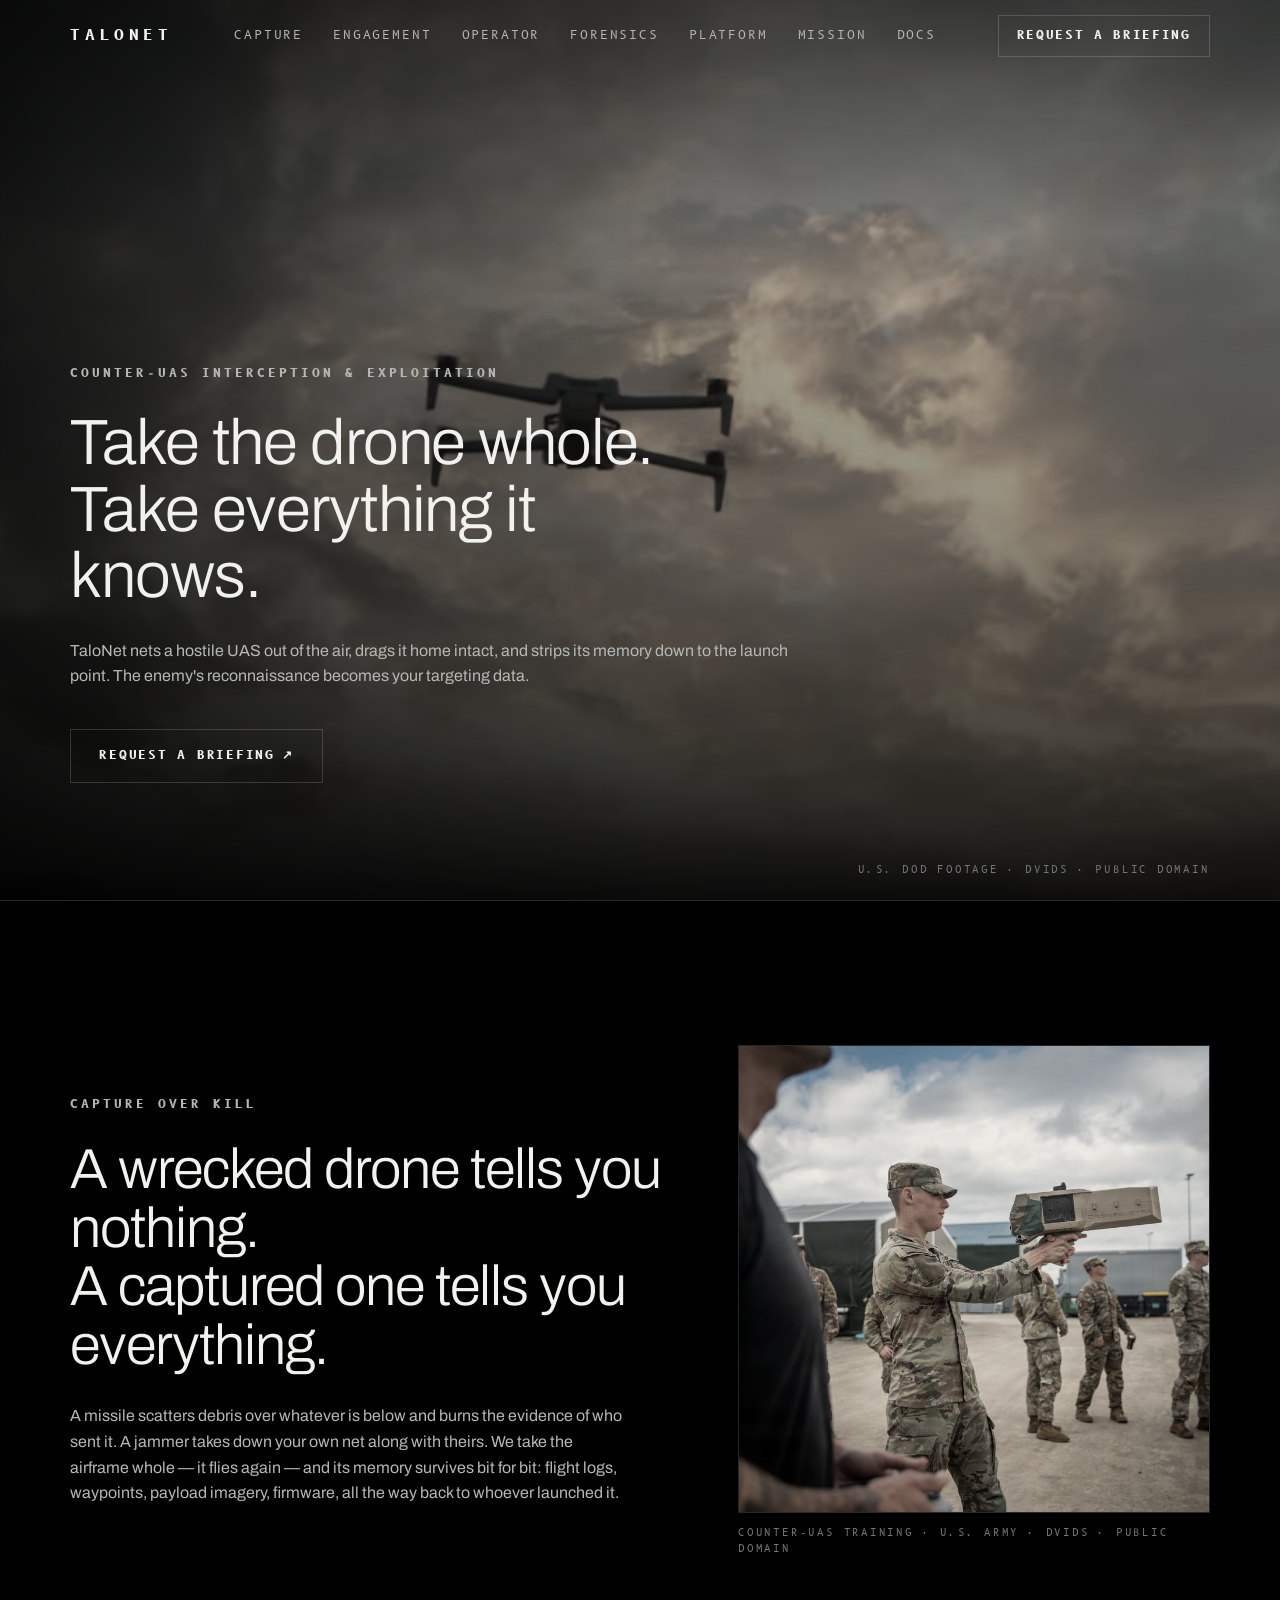
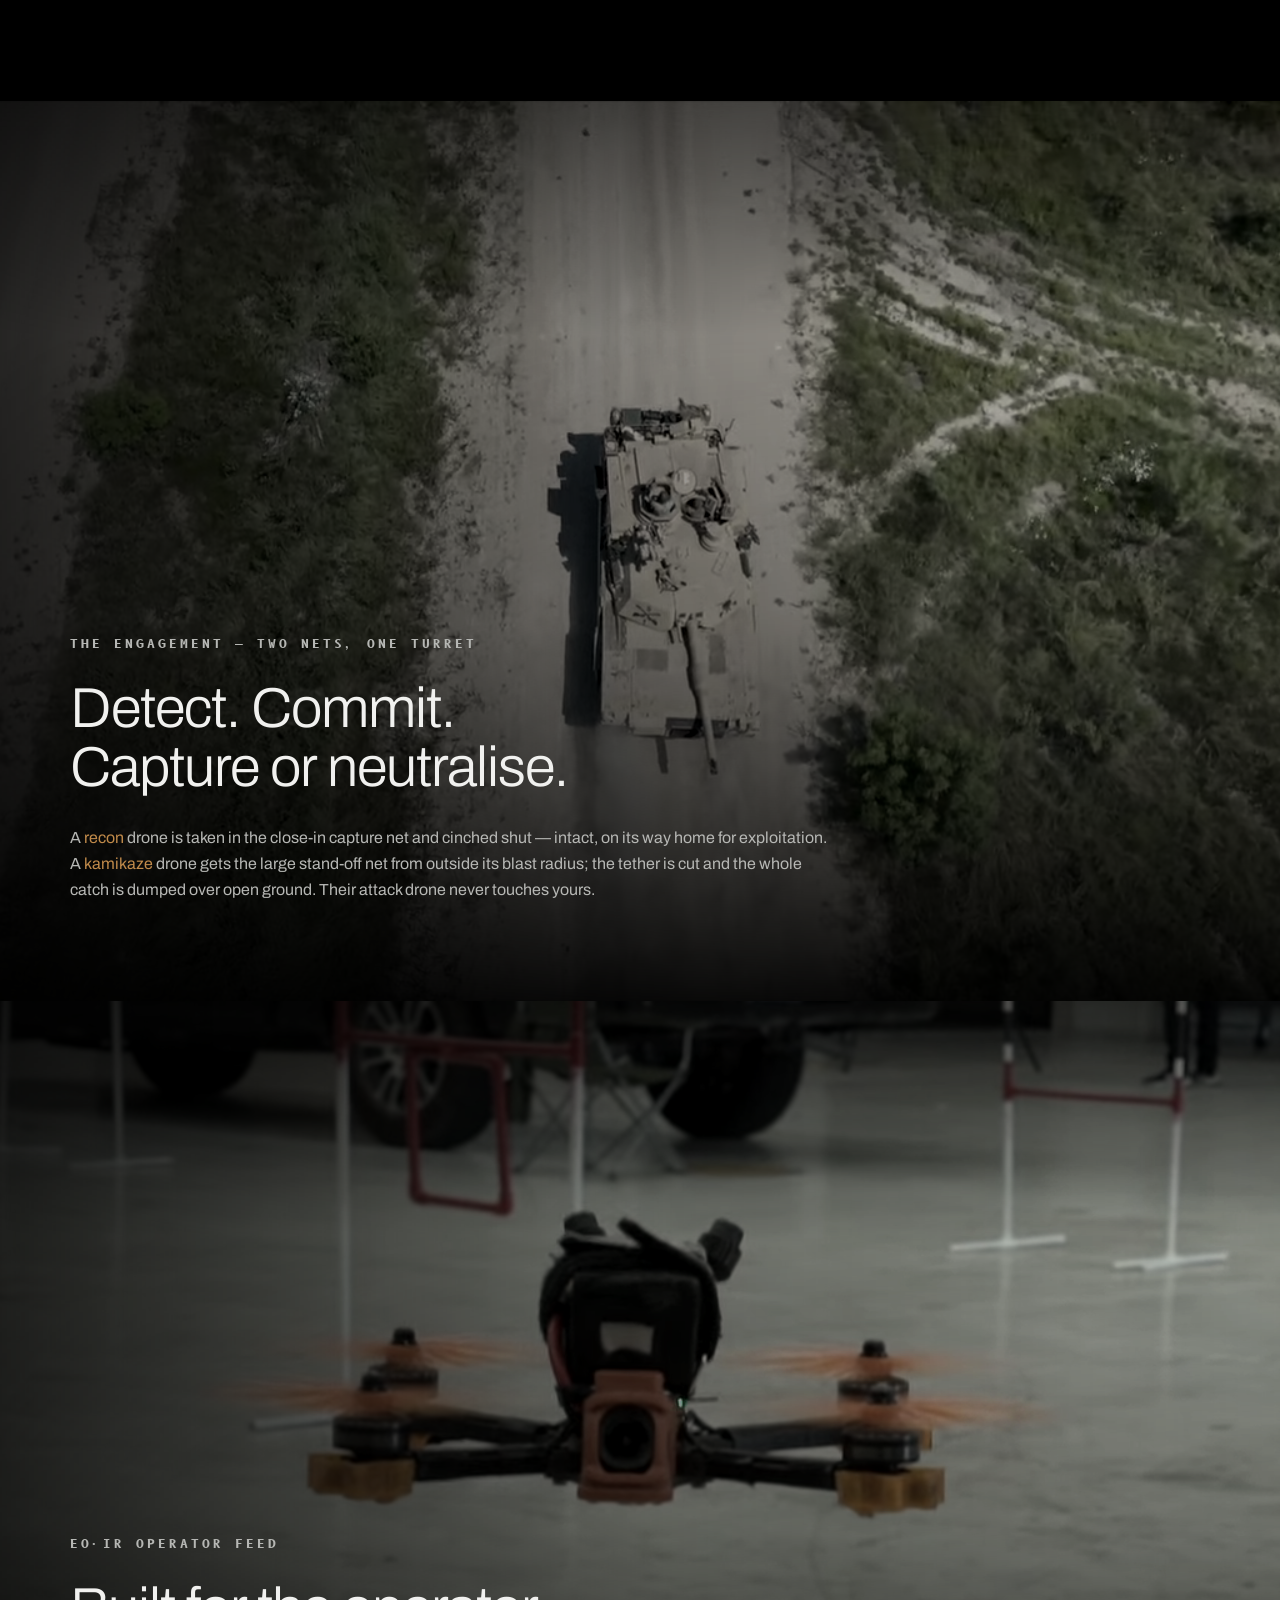
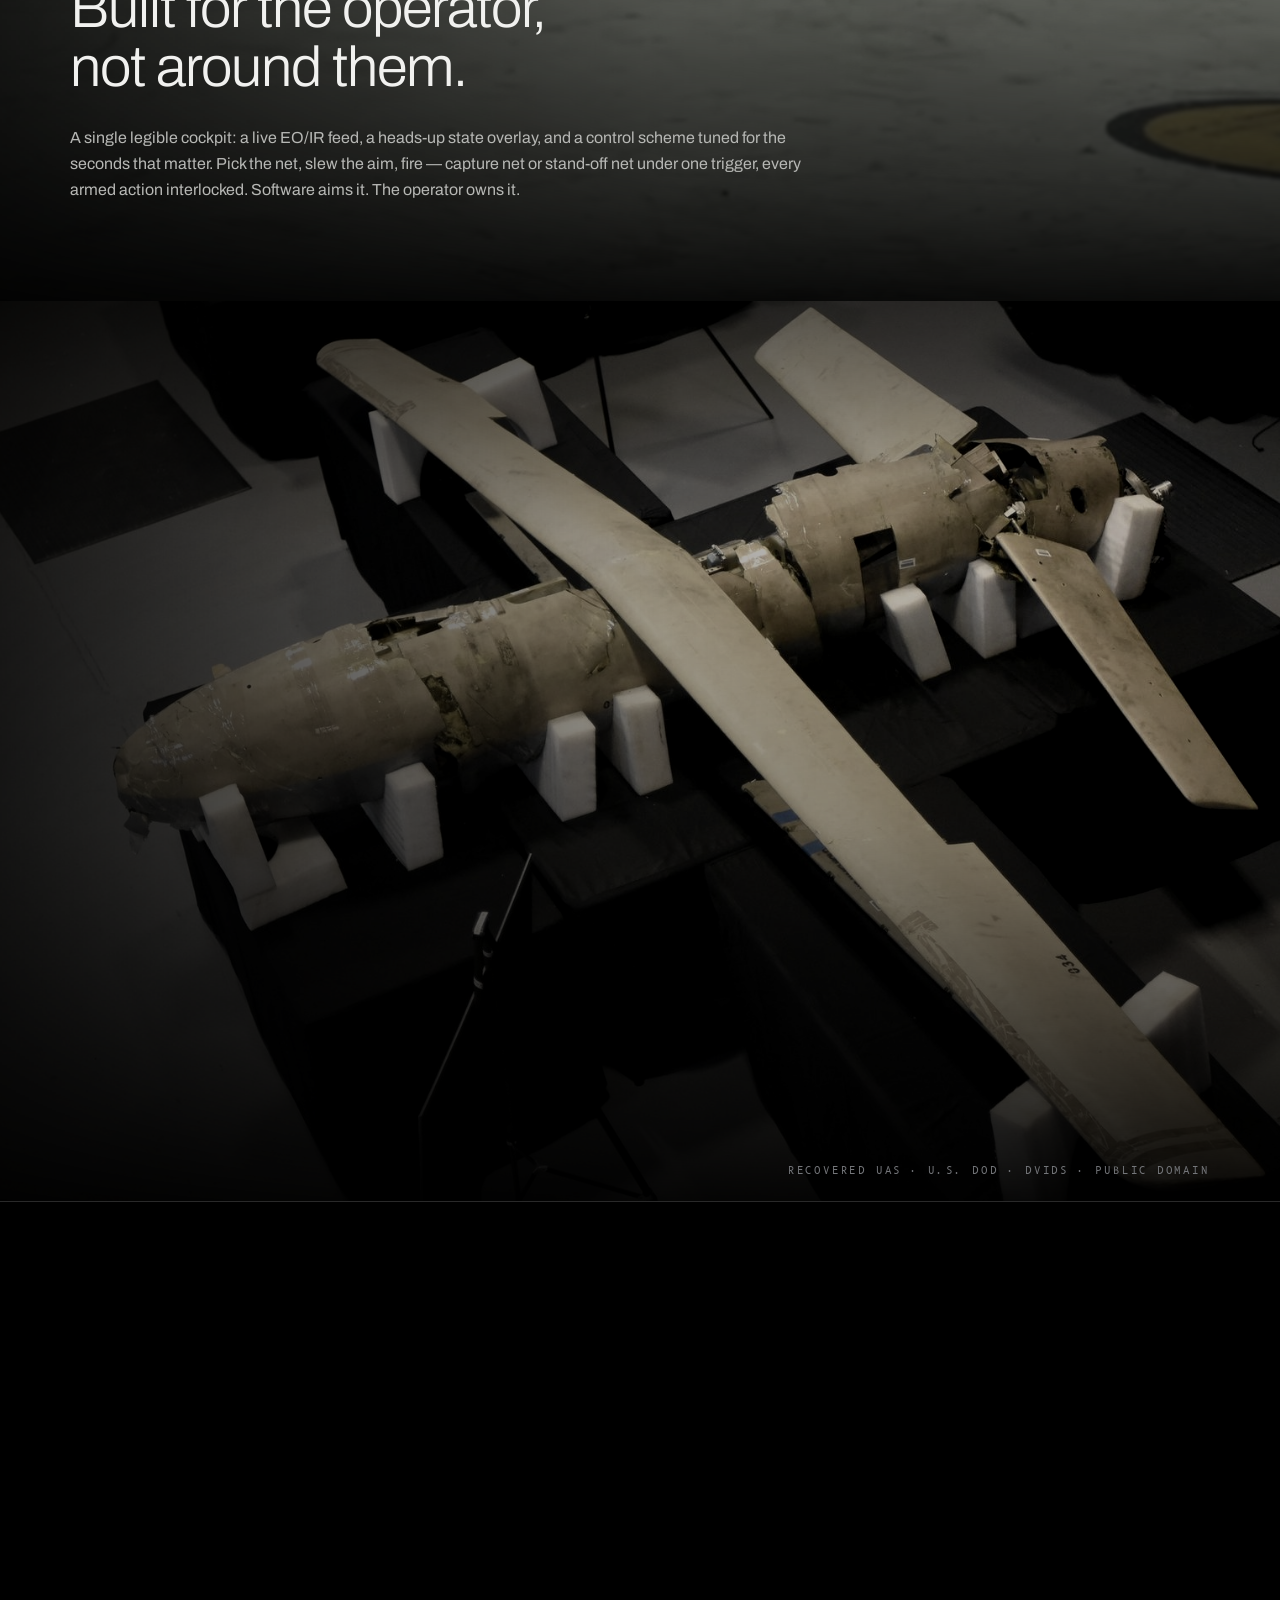
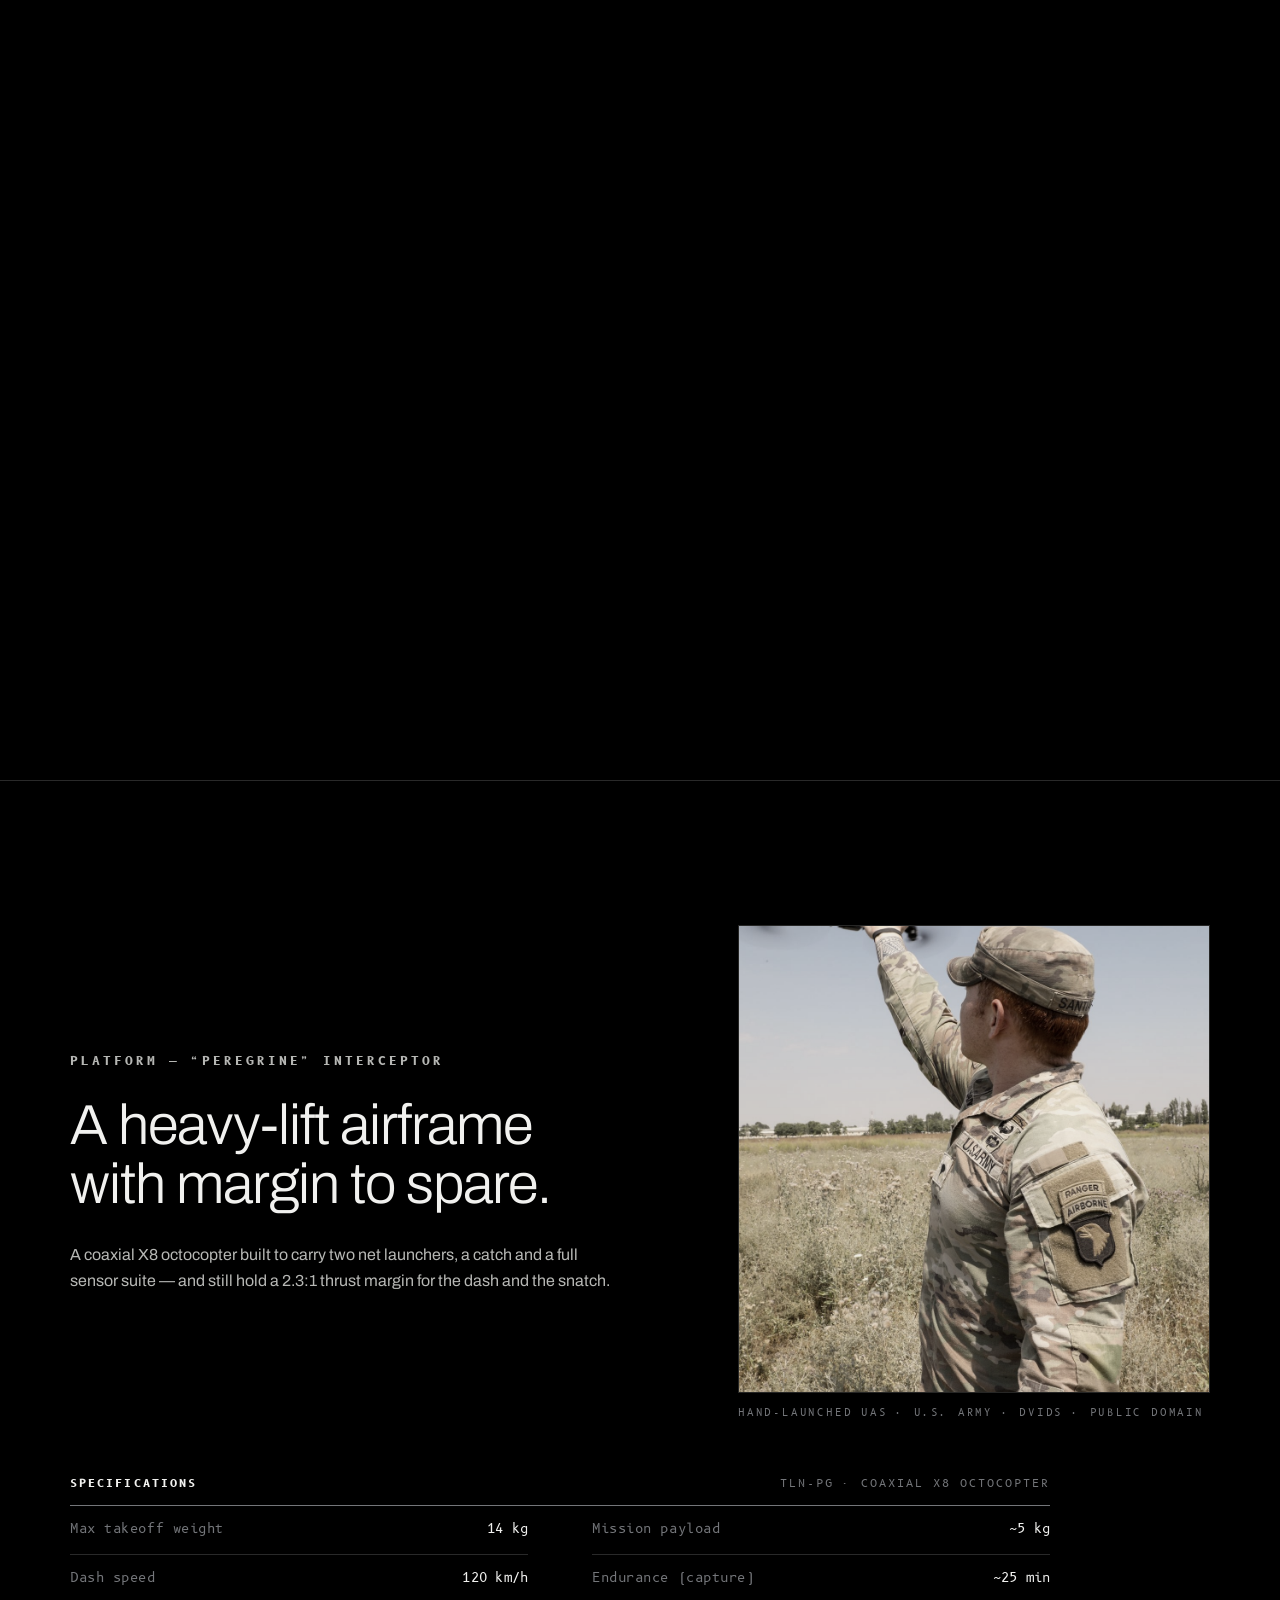
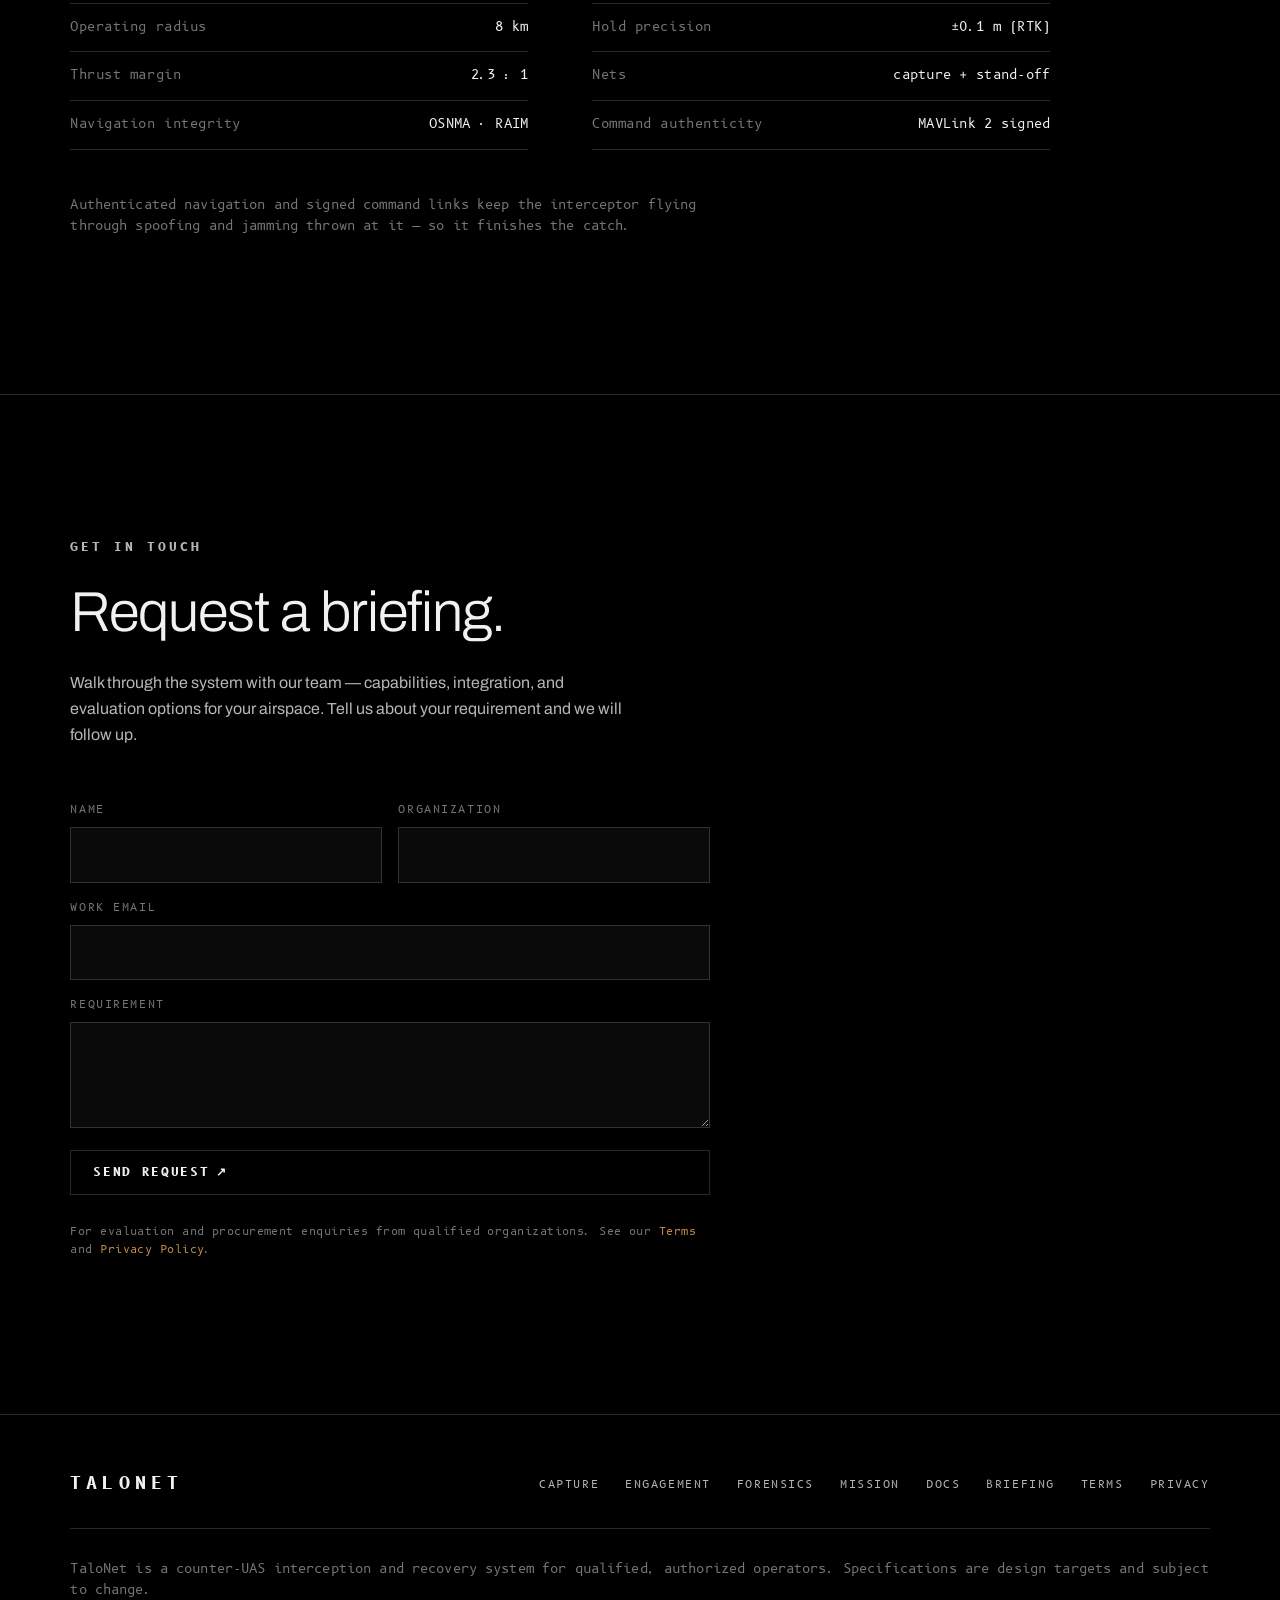
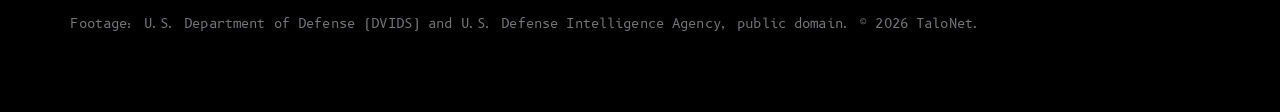
<file: landing/index.html>
<!doctype html>
<html lang="en">
<head>
  <meta charset="utf-8" />
  <meta name="viewport" content="width=device-width, initial-scale=1" />
  <title>TaloNet — Take the drone. Take everything it knows.</title>
  <meta name="description" content="TaloNet nets a hostile drone out of the air intact, drags it home, and strips its memory to the launch point. Their reconnaissance becomes your targeting data. Counter-UAS interception & exploitation." />
  <meta name="theme-color" content="#000000" />
  <meta property="og:title" content="TaloNet — Take the drone. Take everything it knows." />
  <meta property="og:description" content="We don't blow drones out of the sky. We take them whole — reusable airframe, recoverable intelligence, geolocated launch point — and hand the enemy's reconnaissance back to you as targeting data." />
  <meta property="og:type" content="website" />
  <meta property="og:image" content="assets/video/hero-poster.jpg" />
  <link rel="icon" href="data:image/svg+xml,%3Csvg xmlns='http://www.w3.org/2000/svg' viewBox='0 0 24 24'%3E%3Crect width='24' height='24' fill='%23000000'/%3E%3Cg fill='none' stroke='%23e9eaea' stroke-width='1.5'%3E%3Cpath d='M4 5h16M4 12h16M4 19h16M9 5v14M15 5v14'/%3E%3C/g%3E%3C/svg%3E" />
  <link rel="preload" href="assets/fonts/archivo-var.woff2" as="font" type="font/woff2" crossorigin />
  <link rel="preload" href="assets/fonts/b612mono-400.woff2" as="font" type="font/woff2" crossorigin />
  <link rel="stylesheet" href="styles.css" />
  <noscript><style>.reveal{opacity:1!important;transform:none!important}</style></noscript>
</head>
<body id="top">

  <!-- NAV -->
  <header class="nav" id="nav">
    <div class="nav__inner">
      <a class="brand" href="#top" aria-label="TaloNet home">TALONET</a>
      <nav class="nav__links" aria-label="Primary">
        <a href="#why">Capture</a>
        <a href="#engage">Engagement</a>
        <a href="#feed">Operator</a>
        <a href="#forensics">Forensics</a>
        <a href="#platform">Platform</a>
        <a href="mission.html">Mission</a>
        <a href="docs.html">Docs</a>
      </nav>
      <div class="nav__cta">
        <a class="brief" href="contact.html">Request a briefing</a>
        <button class="nav__toggle" id="navToggle" aria-label="Menu" aria-expanded="false">
          <svg width="24" height="24" viewBox="0 0 24 24" fill="none" stroke="currentColor" stroke-width="1.4"><path d="M3 6h18M3 12h18M3 18h18"/></svg>
        </button>
      </div>
    </div>
  </header>

  <!-- HERO -->
  <section class="band band--hero" id="hero">
    <video class="band__media" autoplay muted loop playsinline preload="metadata" poster="assets/video/hero-poster.jpg">
      <source src="assets/video/hero.webm" type="video/webm" />
      <source src="assets/video/hero.mp4" type="video/mp4" />
    </video>
    <div class="band__scrim"></div>
    <div class="band__overlay reveal">
      <p class="eyebrow">Counter-UAS interception &amp; exploitation</p>
      <h1 class="display">Take the drone whole.<br/>Take everything it knows.</h1>
      <p class="lead">TaloNet nets a hostile UAS out of the air, drags it home intact, and strips its memory down to the launch point. The enemy's reconnaissance becomes your targeting data.</p>
      <a class="brief brief--lg" href="contact.html">Request a briefing <span aria-hidden="true">&#8599;</span></a>
    </div>
    <p class="band__credit">U.S. DoD footage · DVIDS · public domain</p>
  </section>

  <!-- CAPTURE OVER KILL (statement) -->
  <section class="statement statement--media" id="why">
    <div class="statement__inner reveal">
      <div class="statement__head">
        <div class="statement__text">
          <p class="eyebrow">Capture over kill</p>
          <h2 class="display">A wrecked drone tells you nothing.<br/>A captured one tells you everything.</h2>
          <p class="lead lead--wide">A missile scatters debris over whatever is below and burns the evidence of who sent it. A jammer takes down your own net along with theirs. We take the airframe whole — it flies again — and its memory survives bit for bit: flight logs, waypoints, payload imagery, firmware, all the way back to whoever launched it.</p>
        </div>
        <figure class="shot">
          <img src="assets/counter-uas-operator.jpg" alt="U.S. Army soldiers train with a hand-held counter-UAS device against simulated aerial threats" loading="lazy" />
          <figcaption>Counter-UAS training &middot; U.S. Army &middot; DVIDS &middot; public domain</figcaption>
        </figure>
      </div>
    </div>
  </section>

  <!-- ENGAGEMENT (full-bleed video) -->
  <section class="band" id="engage">
    <video class="band__media" autoplay muted loop playsinline preload="none" poster="assets/video/engage-poster.jpg">
      <source src="assets/video/engage.webm" type="video/webm" />
      <source src="assets/video/engage.mp4" type="video/mp4" />
    </video>
    <div class="band__scrim"></div>
    <div class="band__overlay reveal">
      <p class="eyebrow">The engagement — two nets, one turret</p>
      <h2 class="display">Detect. Commit.<br/>Capture or neutralise.</h2>
      <p class="lead">A <span class="amber">recon</span> drone is taken in the close-in capture net and cinched shut — intact, on its way home for exploitation. A <span class="amber">kamikaze</span> drone gets the large stand-off net from outside its blast radius; the tether is cut and the whole catch is dumped over open ground. Their attack drone never touches yours.</p>
    </div>
  </section>

  <!-- OPERATOR FEED (full-bleed video) -->
  <section class="band" id="feed">
    <video class="band__media" autoplay muted loop playsinline preload="none" poster="assets/video/eofeed-poster.jpg">
      <source src="assets/video/eofeed.webm" type="video/webm" />
      <source src="assets/video/eofeed.mp4" type="video/mp4" />
    </video>
    <div class="band__scrim"></div>
    <div class="band__overlay reveal">
      <p class="eyebrow">EO·IR operator feed</p>
      <h2 class="display">Built for the operator,<br/>not around them.</h2>
      <p class="lead">A single legible cockpit: a live EO/IR feed, a heads-up state overlay, and a control scheme tuned for the seconds that matter. Pick the net, slew the aim, fire — capture net or stand-off net under one trigger, every armed action interlocked. Software aims it. The operator owns it.</p>
    </div>
  </section>

  <!-- RECOVERED (full-bleed photo) -->
  <section class="band band--photo">
    <img class="band__media" src="assets/recovered-drones.jpg" alt="A recovered hostile unmanned aircraft system staged on a display table for technical exploitation" />
    <div class="band__scrim"></div>
    <div class="band__overlay reveal">
      <p class="eyebrow">Recovered, not wrecked</p>
      <h2 class="display display--quote">The drone you recover is the briefing the enemy never meant to give you.</h2>
      <p class="lead">Recovered airframes, staged for exploitation. Every one is a lead straight back to its operator.</p>
    </div>
    <p class="band__credit">Recovered UAS · U.S. DoD · DVIDS · public domain</p>
  </section>

  <!-- FORENSICS (statement + datasheet) -->
  <section class="statement statement--forensics statement--media" id="forensics">
    <div class="statement__inner reveal">
      <div class="statement__head">
        <div class="statement__text">
          <p class="eyebrow">Exploitation — ForensIQ-1</p>
          <h2 class="display">Every capture<br/>is a confession.</h2>
          <p class="lead lead--wide">A captured drone is a sealed record. ForensIQ-1 is a write-blocked exploitation appliance that turns its storage into a geolocated launch point, an operating-radius ring drawn around the enemy's base, the planned route to its next target, and firmware attribution — bit-exact, on a timeline, printed in the field.</p>
        </div>
        <figure class="shot">
          <img src="assets/forensic-recovery.jpg" alt="A tracked robot recovers a downed unmanned aircraft system in the field for exploitation" loading="lazy" />
          <figcaption>Downed UAS recovery &middot; U.S. Army &middot; DVIDS &middot; public domain</figcaption>
        </figure>
      </div>
      <div class="sheet">
        <div class="sheet__head"><span>Reconstructed launch origin</span><span>Session 0xA7F3 · read-only</span></div>
        <dl class="spec">
          <div><dt>Capture point</dt><dd>48.5612 N&ensp;·&ensp;38.0411 E</dd></div>
          <div><dt>Estimated origin</dt><dd>48.41 N&ensp;·&ensp;37.93 E</dd></div>
          <div><dt>Error bound</dt><dd>&#177;240 m</dd></div>
          <div><dt>Next waypoint</dt><dd>recovered from flight plan</dd></div>
          <div><dt>Integrity</dt><dd>SHA-256 verified · write-blocked</dd></div>
          <div><dt>Output</dt><dd>signed PDF · custody sealed</dd></div>
        </dl>
      </div>
    </div>
  </section>

  <!-- PLATFORM (big spec figures) -->
  <section class="statement statement--specs statement--media" id="platform">
    <div class="statement__inner reveal">
      <div class="statement__head">
        <div class="statement__text">
          <p class="eyebrow">Platform — &ldquo;Peregrine&rdquo; interceptor</p>
          <h2 class="display">A heavy-lift airframe<br/>with margin to spare.</h2>
          <p class="lead lead--wide">A coaxial X8 octocopter built to carry two net launchers, a catch and a full sensor suite — and still hold a 2.3:1 thrust margin for the dash and the snatch.</p>
        </div>
        <figure class="shot">
          <img src="assets/platform-uas.jpg" alt="A soldier launches a small vertical-takeoff unmanned aircraft system by hand" loading="lazy" />
          <figcaption>Hand-launched UAS &middot; U.S. Army &middot; DVIDS &middot; public domain</figcaption>
        </figure>
      </div>
      <div class="sheet">
        <div class="sheet__head"><span>Specifications</span><span>TLN-PG · coaxial X8 octocopter</span></div>
        <dl class="spec spec--cols">
          <div><dt>Max takeoff weight</dt><dd>14 kg</dd></div>
          <div><dt>Mission payload</dt><dd>~5 kg</dd></div>
          <div><dt>Dash speed</dt><dd>120 km/h</dd></div>
          <div><dt>Endurance (capture)</dt><dd>~25 min</dd></div>
          <div><dt>Operating radius</dt><dd>8 km</dd></div>
          <div><dt>Hold precision</dt><dd>&#177;0.1 m (RTK)</dd></div>
          <div><dt>Thrust margin</dt><dd>2.3 : 1</dd></div>
          <div><dt>Nets</dt><dd>capture + stand-off</dd></div>
          <div><dt>Navigation integrity</dt><dd>OSNMA · RAIM</dd></div>
          <div><dt>Command authenticity</dt><dd>MAVLink 2 signed</dd></div>
        </dl>
      </div>
      <p class="fine">Authenticated navigation and signed command links keep the interceptor flying through spoofing and jamming thrown at it — so it finishes the catch.</p>
    </div>
  </section>

  <!-- CONTACT -->
  <section class="statement statement--contact" id="contact">
    <div class="statement__inner reveal">
      <p class="eyebrow">Get in touch</p>
      <h2 class="display">Request a briefing.</h2>
      <p class="lead lead--wide">Walk through the system with our team — capabilities, integration, and evaluation options for your airspace. Tell us about your requirement and we will follow up.</p>
      <form class="form" id="briefForm" novalidate>
        <div class="form__grid">
          <div class="field"><label for="f-name">Name</label><input id="f-name" name="name" type="text" autocomplete="name" required /></div>
          <div class="field"><label for="f-org">Organization</label><input id="f-org" name="org" type="text" autocomplete="organization" required /></div>
        </div>
        <div class="field"><label for="f-email">Work email</label><input id="f-email" name="email" type="email" autocomplete="email" required /></div>
        <div class="field"><label for="f-msg">Requirement</label><textarea id="f-msg" name="message" rows="3"></textarea></div>
        <button class="brief brief--submit" type="submit">Send request <span aria-hidden="true">&#8599;</span></button>
        <p class="form__note">For evaluation and procurement enquiries from qualified organizations. See our <a class="amber" href="terms.html">Terms</a> and <a class="amber" href="privacy.html">Privacy Policy</a>.</p>
        <div class="form__ok" id="formOk">Request received. Our team will be in touch at the address you provided.</div>
      </form>
    </div>
  </section>

  <!-- FOOTER -->
  <footer class="foot">
    <div class="foot__inner">
      <a class="brand" href="#top">TALONET</a>
      <nav class="foot__nav" aria-label="Footer">
        <a href="#why">Capture</a>
        <a href="#engage">Engagement</a>
        <a href="#forensics">Forensics</a>
        <a href="mission.html">Mission</a>
        <a href="docs.html">Docs</a>
        <a href="contact.html">Briefing</a>
        <a href="terms.html">Terms</a>
        <a href="privacy.html">Privacy</a>
      </nav>
    </div>
    <p class="fine">TaloNet is a counter-UAS interception and recovery system for qualified, authorized operators. Specifications are design targets and subject to change.</p>
    <p class="fine foot__legal">Footage: U.S. Department of Defense (DVIDS) and U.S. Defense Intelligence Agency, public domain. &copy; <span id="year"></span> TaloNet.</p>
  </footer>

  <script src="script.js"></script>
</body>
</html>
</file>
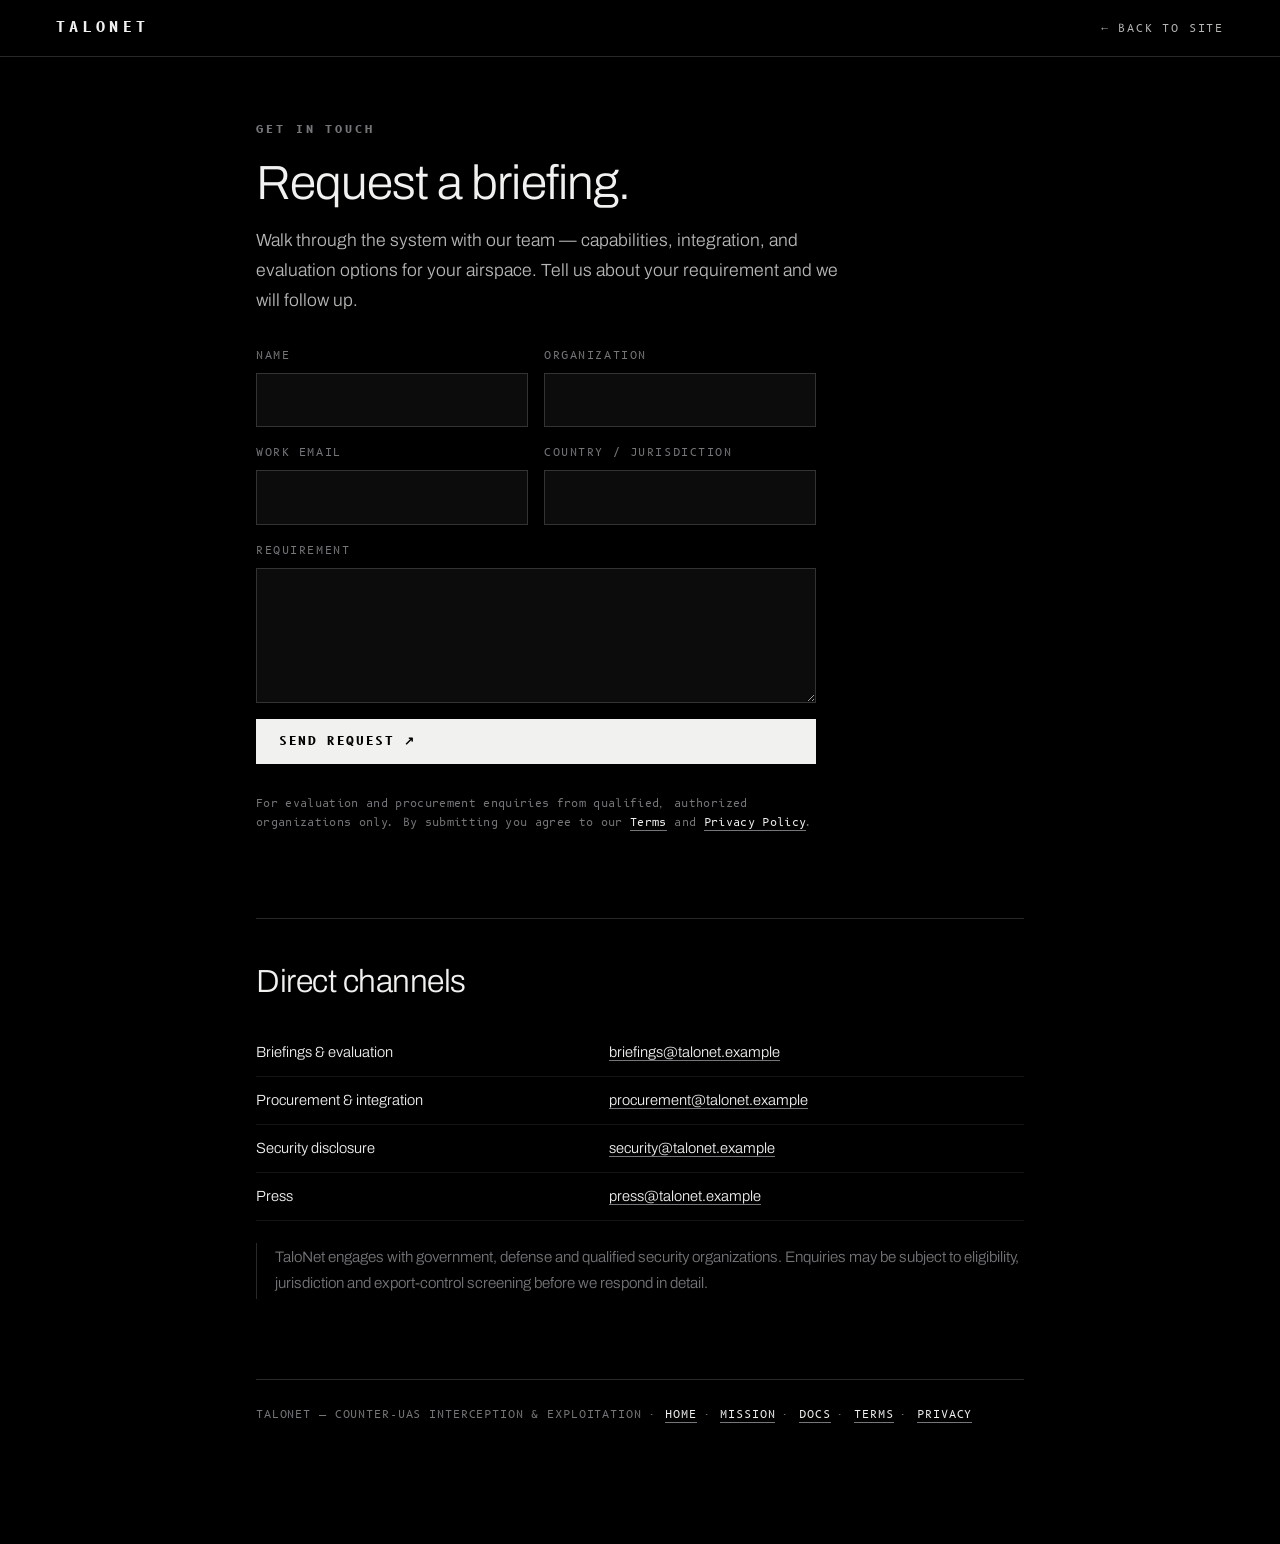
<file: landing/contact.html>
<!doctype html>
<html lang="en">
<head>
  <meta charset="utf-8" />
  <meta name="viewport" content="width=device-width, initial-scale=1" />
  <title>TaloNet — Request a briefing</title>
  <meta name="description" content="Request a briefing on TaloNet — counter-UAS interception & exploitation. Capabilities, integration, and evaluation options for qualified, authorized operators." />
  <meta name="theme-color" content="#000000" />
  <meta name="robots" content="index,follow" />
  <link rel="icon" href="data:image/svg+xml,%3Csvg xmlns='http://www.w3.org/2000/svg' viewBox='0 0 24 24'%3E%3Crect width='24' height='24' fill='%23000000'/%3E%3Cg fill='none' stroke='%23e9eaea' stroke-width='1.5'%3E%3Cpath d='M4 5h16M4 12h16M4 19h16M9 5v14M15 5v14'/%3E%3C/g%3E%3C/svg%3E" />
  <link rel="preload" href="assets/fonts/archivo-var.woff2" as="font" type="font/woff2" crossorigin />
  <link rel="stylesheet" href="docs.css" />
</head>
<body>

  <header class="bar">
    <a class="brand" href="index.html">TALONET</a>
    <a class="back" href="index.html">&#8592; Back to site</a>
  </header>

  <main class="wrap">
    <p class="eyebrow">Get in touch</p>
    <h1>Request a briefing.</h1>
    <p class="subtitle">Walk through the system with our team — capabilities, integration, and evaluation options for your airspace. Tell us about your requirement and we will follow up.</p>

    <form class="form" id="briefForm" novalidate>
      <div class="form__grid">
        <div class="field"><label for="f-name">Name</label><input id="f-name" name="name" type="text" autocomplete="name" required /></div>
        <div class="field"><label for="f-org">Organization</label><input id="f-org" name="org" type="text" autocomplete="organization" required /></div>
      </div>
      <div class="form__grid">
        <div class="field"><label for="f-email">Work email</label><input id="f-email" name="email" type="email" autocomplete="email" required /></div>
        <div class="field"><label for="f-country">Country / jurisdiction</label><input id="f-country" name="country" type="text" autocomplete="country-name" /></div>
      </div>
      <div class="field"><label for="f-msg">Requirement</label><textarea id="f-msg" name="message" rows="4"></textarea></div>
      <button class="btn btn--solid" type="submit">Send request &#8599;</button>
      <p class="form__note">For evaluation and procurement enquiries from qualified, authorized organizations only. By submitting you agree to our <a class="link" href="terms.html">Terms</a> and <a class="link" href="privacy.html">Privacy Policy</a>.</p>
      <div class="form__ok" id="formOk">Request received. Our team will be in touch at the address you provided.</div>
    </form>

    <h2>Direct channels</h2>
    <table>
      <tbody>
        <tr><td>Briefings &amp; evaluation</td><td><a class="link" href="mailto:briefings@talonet.example">briefings@talonet.example</a></td></tr>
        <tr><td>Procurement &amp; integration</td><td><a class="link" href="mailto:procurement@talonet.example">procurement@talonet.example</a></td></tr>
        <tr><td>Security disclosure</td><td><a class="link" href="mailto:security@talonet.example">security@talonet.example</a></td></tr>
        <tr><td>Press</td><td><a class="link" href="mailto:press@talonet.example">press@talonet.example</a></td></tr>
      </tbody>
    </table>
    <p class="note">TaloNet engages with government, defense and qualified security organizations. Enquiries may be subject to eligibility, jurisdiction and export-control screening before we respond in detail.</p>

    <div class="foot">
      TaloNet — counter-UAS interception &amp; exploitation &middot; <a class="link" href="index.html">Home</a> &middot; <a class="link" href="mission.html">Mission</a> &middot; <a class="link" href="docs.html">Docs</a> &middot; <a class="link" href="terms.html">Terms</a> &middot; <a class="link" href="privacy.html">Privacy</a>
    </div>
  </main>

  <script src="script.js"></script>
</body>
</html>
</file>
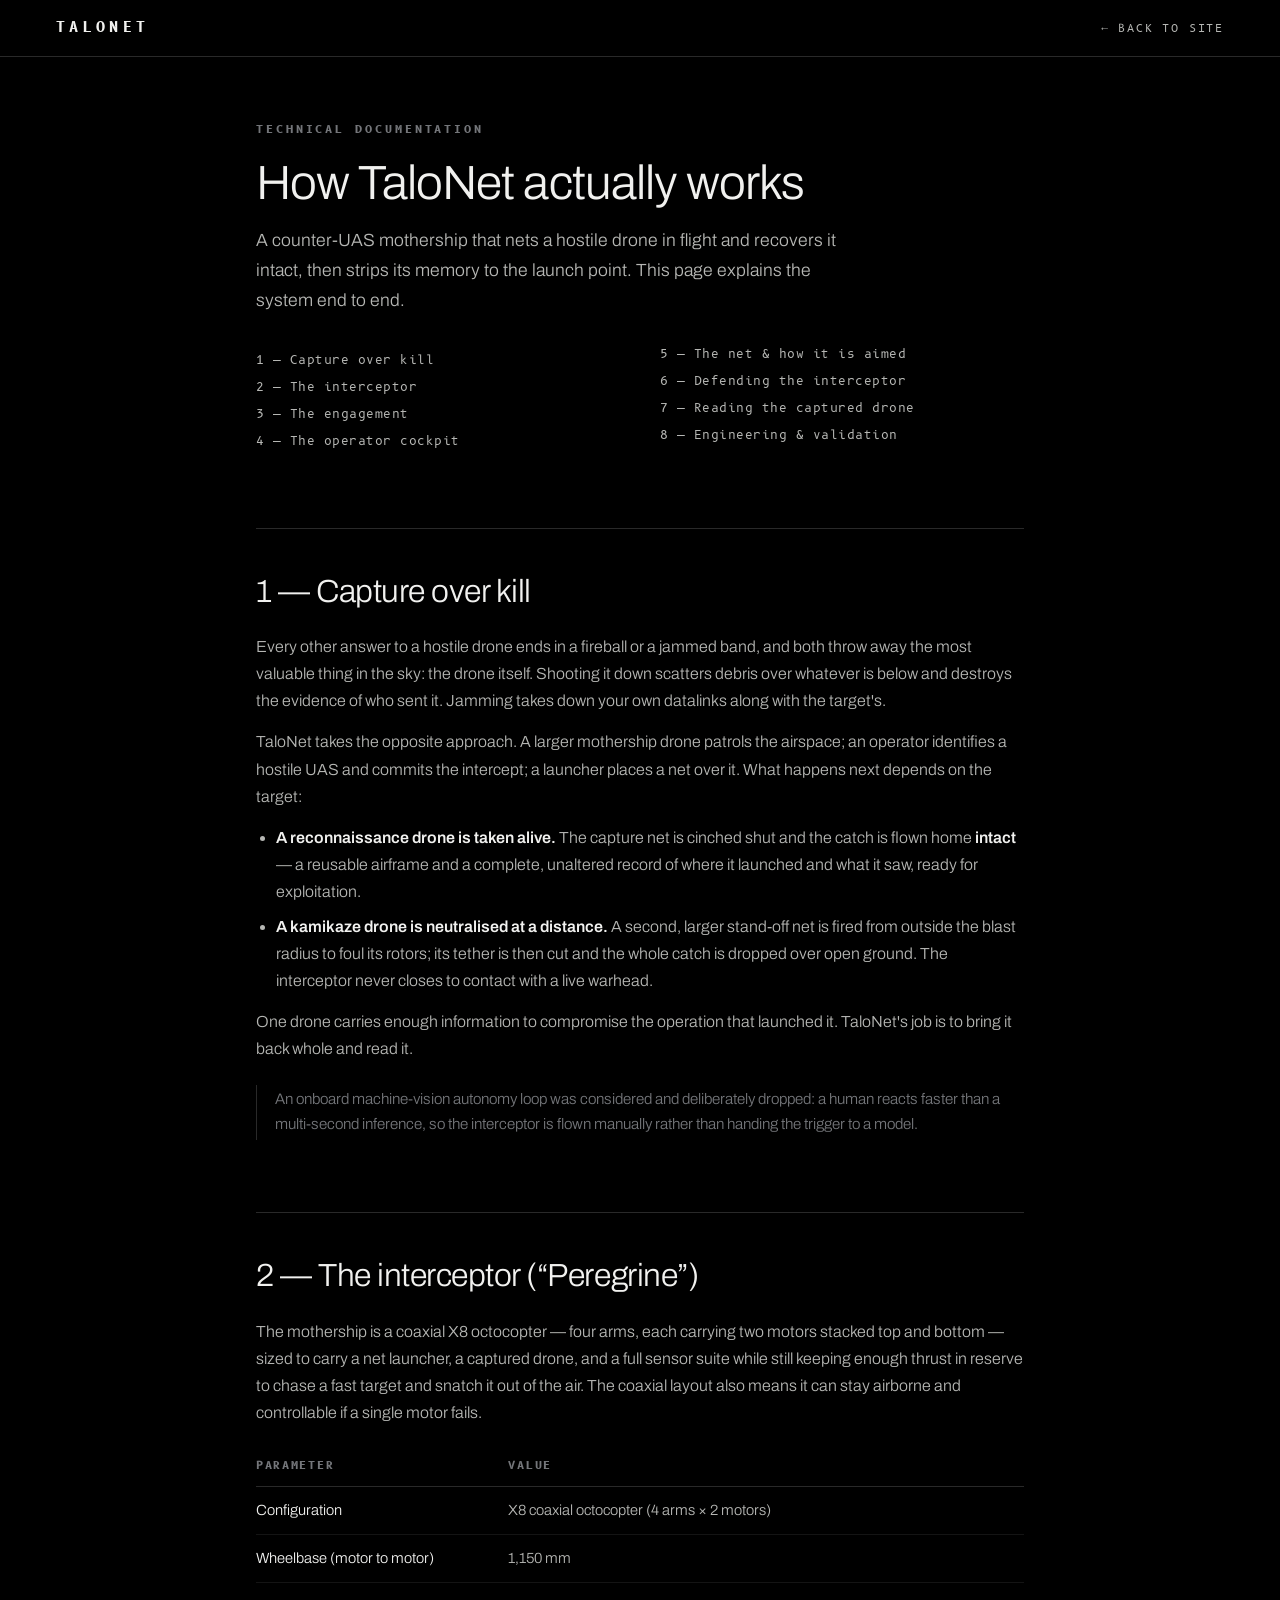
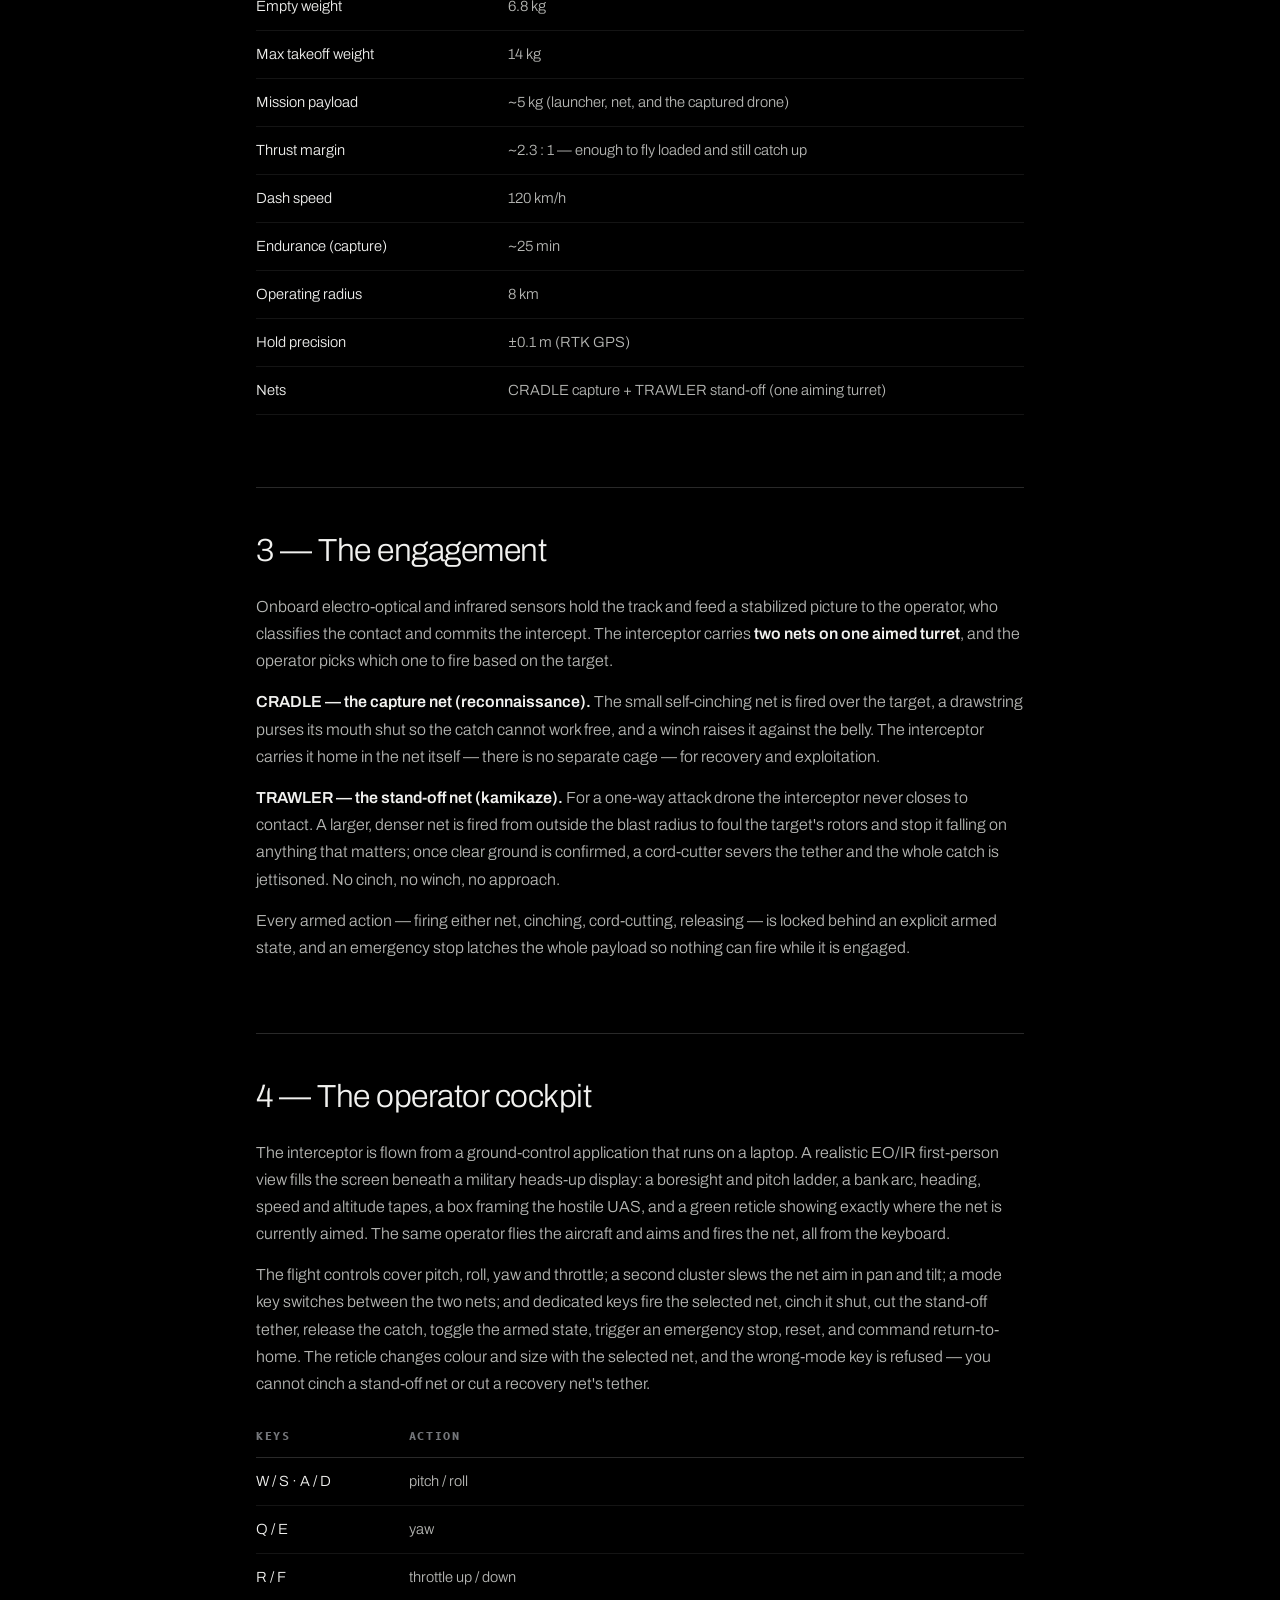
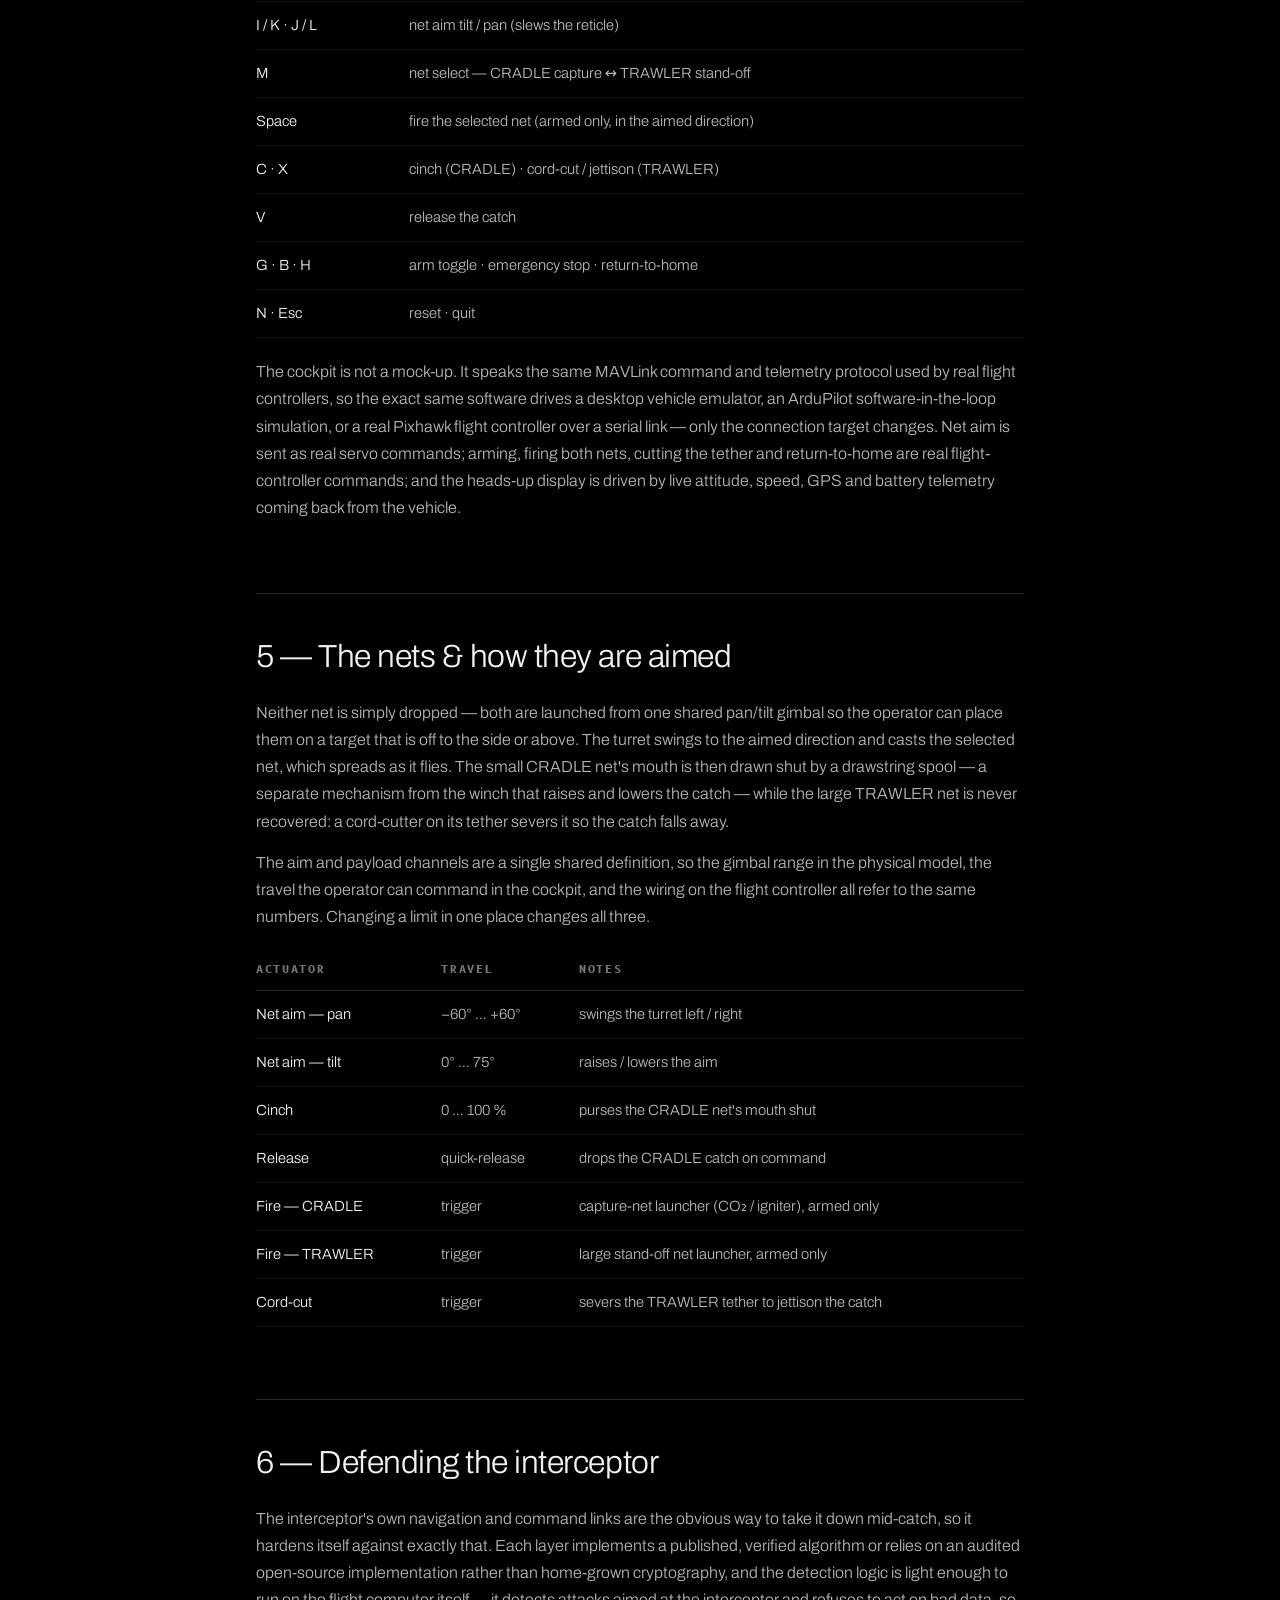
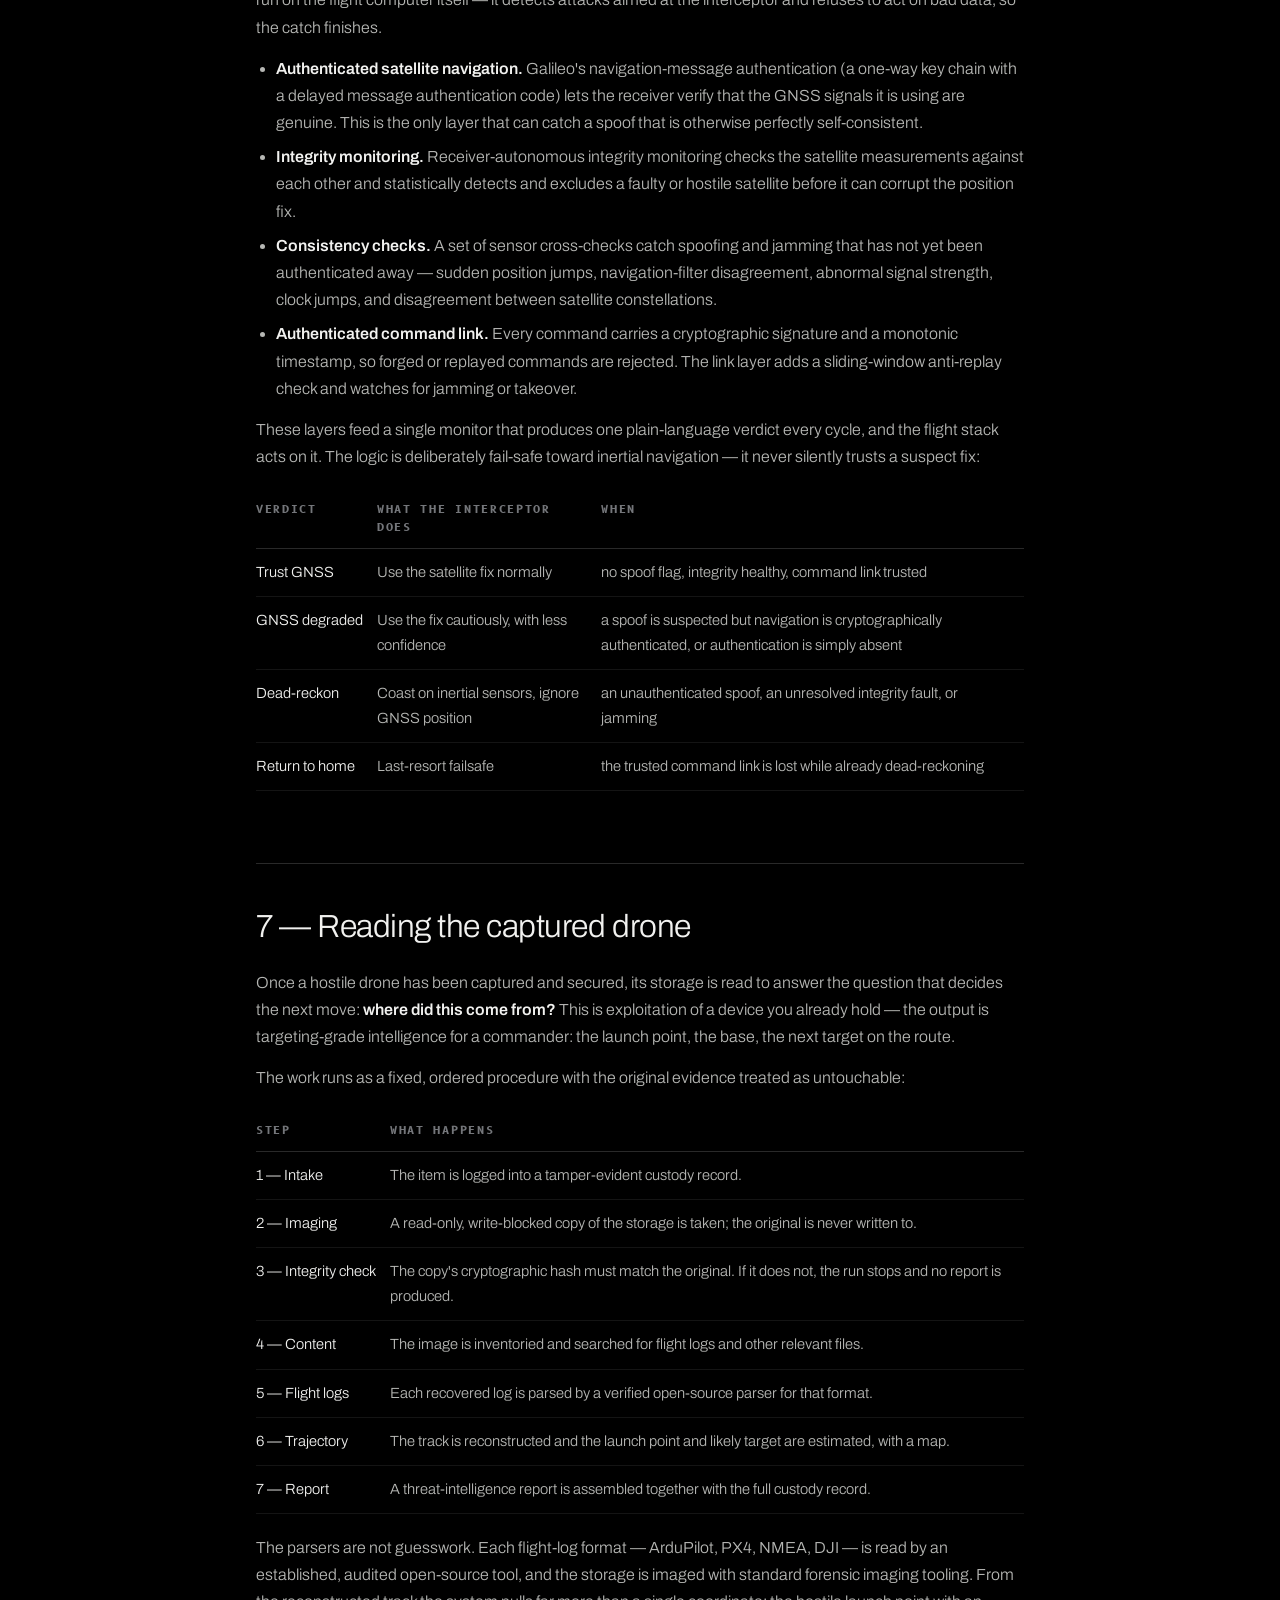
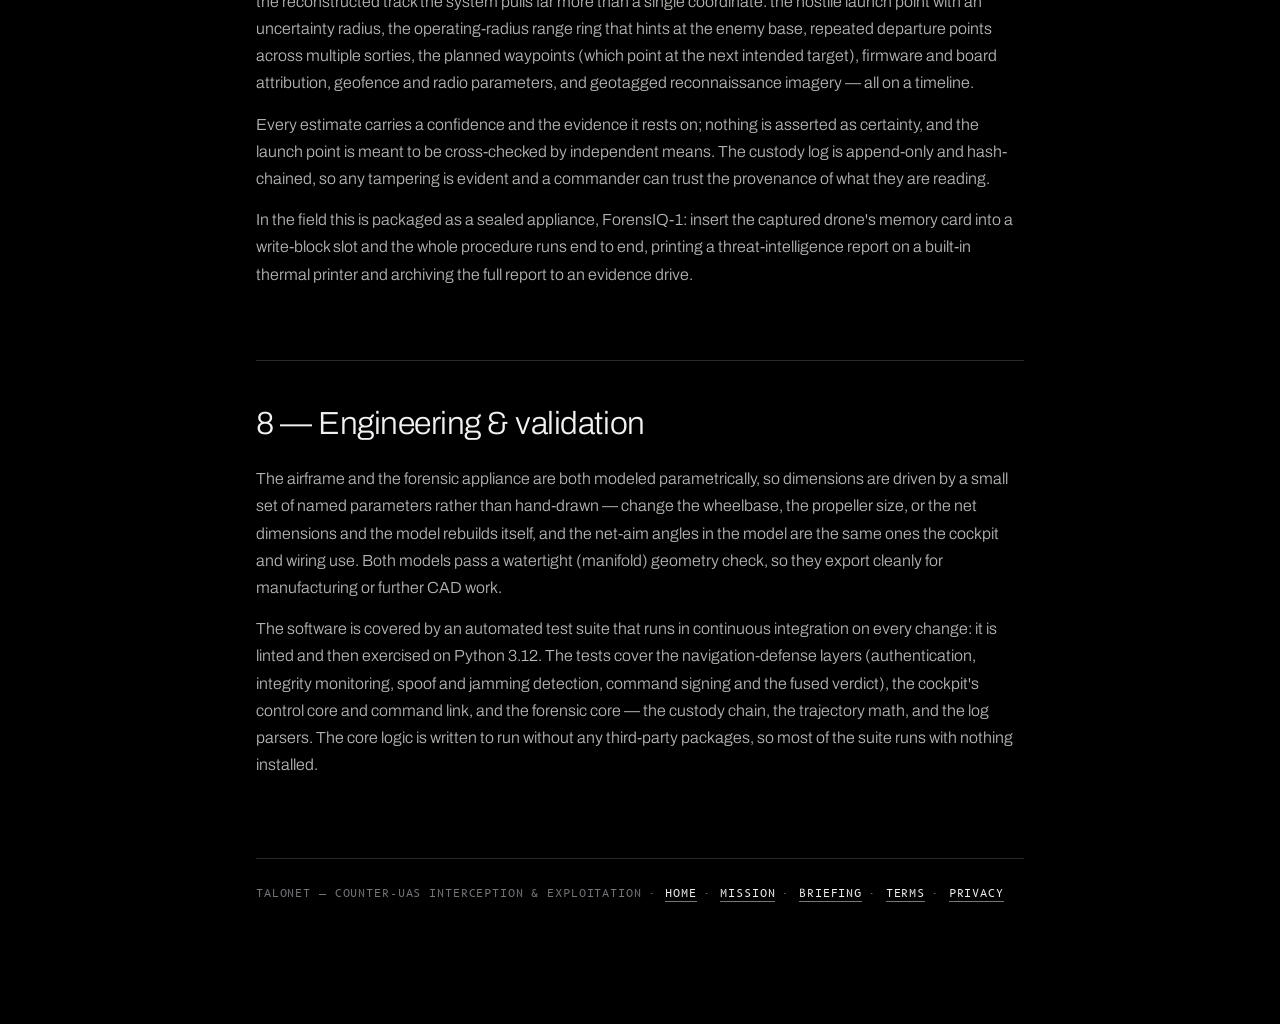
<file: landing/docs.html>
<!doctype html>
<html lang="en">
<head>
  <meta charset="utf-8" />
  <meta name="viewport" content="width=device-width, initial-scale=1" />
  <title>TaloNet — Technical documentation</title>
  <meta name="description" content="How TaloNet works: a counter-UAS mothership that nets a hostile drone in flight and recovers it intact — the engagement, the operator cockpit, the navigation defenses, and the forensic exploitation of the captured aircraft." />
  <meta name="theme-color" content="#000000" />
  <meta name="robots" content="index,follow" />
  <link rel="icon" href="data:image/svg+xml,%3Csvg xmlns='http://www.w3.org/2000/svg' viewBox='0 0 24 24'%3E%3Crect width='24' height='24' fill='%23000000'/%3E%3Cg fill='none' stroke='%23e9eaea' stroke-width='1.5'%3E%3Cpath d='M4 5h16M4 12h16M4 19h16M9 5v14M15 5v14'/%3E%3C/g%3E%3C/svg%3E" />
  <link rel="preload" href="assets/fonts/archivo-var.woff2" as="font" type="font/woff2" crossorigin />
  <link rel="stylesheet" href="docs.css" />
</head>
<body>

  <header class="bar">
    <a class="brand" href="index.html">TALONET</a>
    <a class="back" href="index.html">&#8592; Back to site</a>
  </header>

  <main class="wrap">
    <p class="eyebrow">Technical documentation</p>
    <h1>How TaloNet actually works</h1>
    <p class="subtitle">A counter-UAS mothership that nets a hostile drone in flight and recovers it intact, then strips its memory to the launch point. This page explains the system end to end.</p>

    <ul class="toc">
      <li><a href="#concept">1 — Capture over kill</a></li>
      <li><a href="#platform">2 — The interceptor</a></li>
      <li><a href="#engagement">3 — The engagement</a></li>
      <li><a href="#cockpit">4 — The operator cockpit</a></li>
      <li><a href="#payload">5 — The net &amp; how it is aimed</a></li>
      <li><a href="#defense">6 — Defending the interceptor</a></li>
      <li><a href="#forensics">7 — Reading the captured drone</a></li>
      <li><a href="#engineering">8 — Engineering &amp; validation</a></li>
    </ul>

    <!-- 1 -->
    <h2 id="concept">1 — Capture over kill</h2>
    <p>Every other answer to a hostile drone ends in a fireball or a jammed band, and both throw away the most valuable thing in the sky: the drone itself. Shooting it down scatters debris over whatever is below and destroys the evidence of who sent it. Jamming takes down your own datalinks along with the target's.</p>
    <p>TaloNet takes the opposite approach. A larger mothership drone patrols the airspace; an operator identifies a hostile UAS and commits the intercept; a launcher places a net over it. What happens next depends on the target:</p>
    <ul>
      <li><strong>A reconnaissance drone is taken alive.</strong> The capture net is cinched shut and the catch is flown home <strong>intact</strong> — a reusable airframe and a complete, unaltered record of where it launched and what it saw, ready for exploitation.</li>
      <li><strong>A kamikaze drone is neutralised at a distance.</strong> A second, larger stand-off net is fired from outside the blast radius to foul its rotors; its tether is then cut and the whole catch is dropped over open ground. The interceptor never closes to contact with a live warhead.</li>
    </ul>
    <p>One drone carries enough information to compromise the operation that launched it. TaloNet's job is to bring it back whole and read it.</p>
    <p class="note">An onboard machine-vision autonomy loop was considered and deliberately dropped: a human reacts faster than a multi-second inference, so the interceptor is flown manually rather than handing the trigger to a model.</p>

    <!-- 2 -->
    <h2 id="platform">2 — The interceptor (&ldquo;Peregrine&rdquo;)</h2>
    <p>The mothership is a coaxial X8 octocopter — four arms, each carrying two motors stacked top and bottom — sized to carry a net launcher, a captured drone, and a full sensor suite while still keeping enough thrust in reserve to chase a fast target and snatch it out of the air. The coaxial layout also means it can stay airborne and controllable if a single motor fails.</p>
    <table>
      <thead><tr><th>Parameter</th><th>Value</th></tr></thead>
      <tbody>
        <tr><td>Configuration</td><td>X8 coaxial octocopter (4 arms &times; 2 motors)</td></tr>
        <tr><td>Wheelbase (motor to motor)</td><td>1,150 mm</td></tr>
        <tr><td>Empty weight</td><td>6.8 kg</td></tr>
        <tr><td>Max takeoff weight</td><td>14 kg</td></tr>
        <tr><td>Mission payload</td><td>~5 kg (launcher, net, and the captured drone)</td></tr>
        <tr><td>Thrust margin</td><td>~2.3 : 1 — enough to fly loaded and still catch up</td></tr>
        <tr><td>Dash speed</td><td>120 km/h</td></tr>
        <tr><td>Endurance (capture)</td><td>~25 min</td></tr>
        <tr><td>Operating radius</td><td>8 km</td></tr>
        <tr><td>Hold precision</td><td>&#177;0.1 m (RTK GPS)</td></tr>
        <tr><td>Nets</td><td>CRADLE capture + TRAWLER stand-off (one aiming turret)</td></tr>
      </tbody>
    </table>

    <!-- 3 -->
    <h2 id="engagement">3 — The engagement</h2>
    <p>Onboard electro-optical and infrared sensors hold the track and feed a stabilized picture to the operator, who classifies the contact and commits the intercept. The interceptor carries <strong>two nets on one aimed turret</strong>, and the operator picks which one to fire based on the target.</p>
    <p><strong>CRADLE — the capture net (reconnaissance).</strong> The small self-cinching net is fired over the target, a drawstring purses its mouth shut so the catch cannot work free, and a winch raises it against the belly. The interceptor carries it home in the net itself — there is no separate cage — for recovery and exploitation.</p>
    <p><strong>TRAWLER — the stand-off net (kamikaze).</strong> For a one-way attack drone the interceptor never closes to contact. A larger, denser net is fired from outside the blast radius to foul the target's rotors and stop it falling on anything that matters; once clear ground is confirmed, a cord-cutter severs the tether and the whole catch is jettisoned. No cinch, no winch, no approach.</p>
    <p>Every armed action — firing either net, cinching, cord-cutting, releasing — is locked behind an explicit armed state, and an emergency stop latches the whole payload so nothing can fire while it is engaged.</p>

    <!-- 4 -->
    <h2 id="cockpit">4 — The operator cockpit</h2>
    <p>The interceptor is flown from a ground-control application that runs on a laptop. A realistic EO/IR first-person view fills the screen beneath a military heads-up display: a boresight and pitch ladder, a bank arc, heading, speed and altitude tapes, a box framing the hostile UAS, and a green reticle showing exactly where the net is currently aimed. The same operator flies the aircraft and aims and fires the net, all from the keyboard.</p>
    <p>The flight controls cover pitch, roll, yaw and throttle; a second cluster slews the net aim in pan and tilt; a mode key switches between the two nets; and dedicated keys fire the selected net, cinch it shut, cut the stand-off tether, release the catch, toggle the armed state, trigger an emergency stop, reset, and command return-to-home. The reticle changes colour and size with the selected net, and the wrong-mode key is refused — you cannot cinch a stand-off net or cut a recovery net's tether.</p>
    <table>
      <thead><tr><th>Keys</th><th>Action</th></tr></thead>
      <tbody>
        <tr><td>W / S &middot; A / D</td><td>pitch / roll</td></tr>
        <tr><td>Q / E</td><td>yaw</td></tr>
        <tr><td>R / F</td><td>throttle up / down</td></tr>
        <tr><td>I / K &middot; J / L</td><td>net aim tilt / pan (slews the reticle)</td></tr>
        <tr><td>M</td><td>net select — CRADLE capture &harr; TRAWLER stand-off</td></tr>
        <tr><td>Space</td><td>fire the selected net (armed only, in the aimed direction)</td></tr>
        <tr><td>C &middot; X</td><td>cinch (CRADLE) &middot; cord-cut / jettison (TRAWLER)</td></tr>
        <tr><td>V</td><td>release the catch</td></tr>
        <tr><td>G &middot; B &middot; H</td><td>arm toggle &middot; emergency stop &middot; return-to-home</td></tr>
        <tr><td>N &middot; Esc</td><td>reset &middot; quit</td></tr>
      </tbody>
    </table>
    <p>The cockpit is not a mock-up. It speaks the same MAVLink command and telemetry protocol used by real flight controllers, so the exact same software drives a desktop vehicle emulator, an ArduPilot software-in-the-loop simulation, or a real Pixhawk flight controller over a serial link — only the connection target changes. Net aim is sent as real servo commands; arming, firing both nets, cutting the tether and return-to-home are real flight-controller commands; and the heads-up display is driven by live attitude, speed, GPS and battery telemetry coming back from the vehicle.</p>

    <!-- 5 -->
    <h2 id="payload">5 — The nets &amp; how they are aimed</h2>
    <p>Neither net is simply dropped — both are launched from one shared pan/tilt gimbal so the operator can place them on a target that is off to the side or above. The turret swings to the aimed direction and casts the selected net, which spreads as it flies. The small CRADLE net's mouth is then drawn shut by a drawstring spool — a separate mechanism from the winch that raises and lowers the catch — while the large TRAWLER net is never recovered: a cord-cutter on its tether severs it so the catch falls away.</p>
    <p>The aim and payload channels are a single shared definition, so the gimbal range in the physical model, the travel the operator can command in the cockpit, and the wiring on the flight controller all refer to the same numbers. Changing a limit in one place changes all three.</p>
    <table>
      <thead><tr><th>Actuator</th><th>Travel</th><th>Notes</th></tr></thead>
      <tbody>
        <tr><td>Net aim — pan</td><td>&#8722;60&deg; &hellip; +60&deg;</td><td>swings the turret left / right</td></tr>
        <tr><td>Net aim — tilt</td><td>0&deg; &hellip; 75&deg;</td><td>raises / lowers the aim</td></tr>
        <tr><td>Cinch</td><td>0 &hellip; 100 %</td><td>purses the CRADLE net's mouth shut</td></tr>
        <tr><td>Release</td><td>quick-release</td><td>drops the CRADLE catch on command</td></tr>
        <tr><td>Fire — CRADLE</td><td>trigger</td><td>capture-net launcher (CO&#8322; / igniter), armed only</td></tr>
        <tr><td>Fire — TRAWLER</td><td>trigger</td><td>large stand-off net launcher, armed only</td></tr>
        <tr><td>Cord-cut</td><td>trigger</td><td>severs the TRAWLER tether to jettison the catch</td></tr>
      </tbody>
    </table>

    <!-- 6 -->
    <h2 id="defense">6 — Defending the interceptor</h2>
    <p>The interceptor's own navigation and command links are the obvious way to take it down mid-catch, so it hardens itself against exactly that. Each layer implements a published, verified algorithm or relies on an audited open-source implementation rather than home-grown cryptography, and the detection logic is light enough to run on the flight computer itself — it detects attacks aimed at the interceptor and refuses to act on bad data, so the catch finishes.</p>
    <ul>
      <li><strong>Authenticated satellite navigation.</strong> Galileo's navigation-message authentication (a one-way key chain with a delayed message authentication code) lets the receiver verify that the GNSS signals it is using are genuine. This is the only layer that can catch a spoof that is otherwise perfectly self-consistent.</li>
      <li><strong>Integrity monitoring.</strong> Receiver-autonomous integrity monitoring checks the satellite measurements against each other and statistically detects and excludes a faulty or hostile satellite before it can corrupt the position fix.</li>
      <li><strong>Consistency checks.</strong> A set of sensor cross-checks catch spoofing and jamming that has not yet been authenticated away — sudden position jumps, navigation-filter disagreement, abnormal signal strength, clock jumps, and disagreement between satellite constellations.</li>
      <li><strong>Authenticated command link.</strong> Every command carries a cryptographic signature and a monotonic timestamp, so forged or replayed commands are rejected. The link layer adds a sliding-window anti-replay check and watches for jamming or takeover.</li>
    </ul>
    <p>These layers feed a single monitor that produces one plain-language verdict every cycle, and the flight stack acts on it. The logic is deliberately fail-safe toward inertial navigation — it never silently trusts a suspect fix:</p>
    <table>
      <thead><tr><th>Verdict</th><th>What the interceptor does</th><th>When</th></tr></thead>
      <tbody>
        <tr><td>Trust GNSS</td><td>Use the satellite fix normally</td><td>no spoof flag, integrity healthy, command link trusted</td></tr>
        <tr><td>GNSS degraded</td><td>Use the fix cautiously, with less confidence</td><td>a spoof is suspected but navigation is cryptographically authenticated, or authentication is simply absent</td></tr>
        <tr><td>Dead-reckon</td><td>Coast on inertial sensors, ignore GNSS position</td><td>an unauthenticated spoof, an unresolved integrity fault, or jamming</td></tr>
        <tr><td>Return to home</td><td>Last-resort failsafe</td><td>the trusted command link is lost while already dead-reckoning</td></tr>
      </tbody>
    </table>

    <!-- 7 -->
    <h2 id="forensics">7 — Reading the captured drone</h2>
    <p>Once a hostile drone has been captured and secured, its storage is read to answer the question that decides the next move: <strong>where did this come from?</strong> This is exploitation of a device you already hold — the output is targeting-grade intelligence for a commander: the launch point, the base, the next target on the route.</p>
    <p>The work runs as a fixed, ordered procedure with the original evidence treated as untouchable:</p>
    <table>
      <thead><tr><th>Step</th><th>What happens</th></tr></thead>
      <tbody>
        <tr><td>1 — Intake</td><td>The item is logged into a tamper-evident custody record.</td></tr>
        <tr><td>2 — Imaging</td><td>A read-only, write-blocked copy of the storage is taken; the original is never written to.</td></tr>
        <tr><td>3 — Integrity check</td><td>The copy's cryptographic hash must match the original. If it does not, the run stops and no report is produced.</td></tr>
        <tr><td>4 — Content</td><td>The image is inventoried and searched for flight logs and other relevant files.</td></tr>
        <tr><td>5 — Flight logs</td><td>Each recovered log is parsed by a verified open-source parser for that format.</td></tr>
        <tr><td>6 — Trajectory</td><td>The track is reconstructed and the launch point and likely target are estimated, with a map.</td></tr>
        <tr><td>7 — Report</td><td>A threat-intelligence report is assembled together with the full custody record.</td></tr>
      </tbody>
    </table>
    <p>The parsers are not guesswork. Each flight-log format — ArduPilot, PX4, NMEA, DJI — is read by an established, audited open-source tool, and the storage is imaged with standard forensic imaging tooling. From the reconstructed track the system pulls far more than a single coordinate: the hostile launch point with an uncertainty radius, the operating-radius range ring that hints at the enemy base, repeated departure points across multiple sorties, the planned waypoints (which point at the next intended target), firmware and board attribution, geofence and radio parameters, and geotagged reconnaissance imagery — all on a timeline.</p>
    <p>Every estimate carries a confidence and the evidence it rests on; nothing is asserted as certainty, and the launch point is meant to be cross-checked by independent means. The custody log is append-only and hash-chained, so any tampering is evident and a commander can trust the provenance of what they are reading.</p>
    <p>In the field this is packaged as a sealed appliance, ForensIQ-1: insert the captured drone's memory card into a write-block slot and the whole procedure runs end to end, printing a threat-intelligence report on a built-in thermal printer and archiving the full report to an evidence drive.</p>

    <!-- 8 -->
    <h2 id="engineering">8 — Engineering &amp; validation</h2>
    <p>The airframe and the forensic appliance are both modeled parametrically, so dimensions are driven by a small set of named parameters rather than hand-drawn — change the wheelbase, the propeller size, or the net dimensions and the model rebuilds itself, and the net-aim angles in the model are the same ones the cockpit and wiring use. Both models pass a watertight (manifold) geometry check, so they export cleanly for manufacturing or further CAD work.</p>
    <p>The software is covered by an automated test suite that runs in continuous integration on every change: it is linted and then exercised on Python 3.12. The tests cover the navigation-defense layers (authentication, integrity monitoring, spoof and jamming detection, command signing and the fused verdict), the cockpit's control core and command link, and the forensic core — the custody chain, the trajectory math, and the log parsers. The core logic is written to run without any third-party packages, so most of the suite runs with nothing installed.</p>

    <div class="foot">
      TaloNet — counter-UAS interception &amp; exploitation &middot; <a class="link" href="index.html">Home</a> &middot; <a class="link" href="mission.html">Mission</a> &middot; <a class="link" href="contact.html">Briefing</a> &middot; <a class="link" href="terms.html">Terms</a> &middot; <a class="link" href="privacy.html">Privacy</a>
    </div>
  </main>

</body>
</html>
</file>
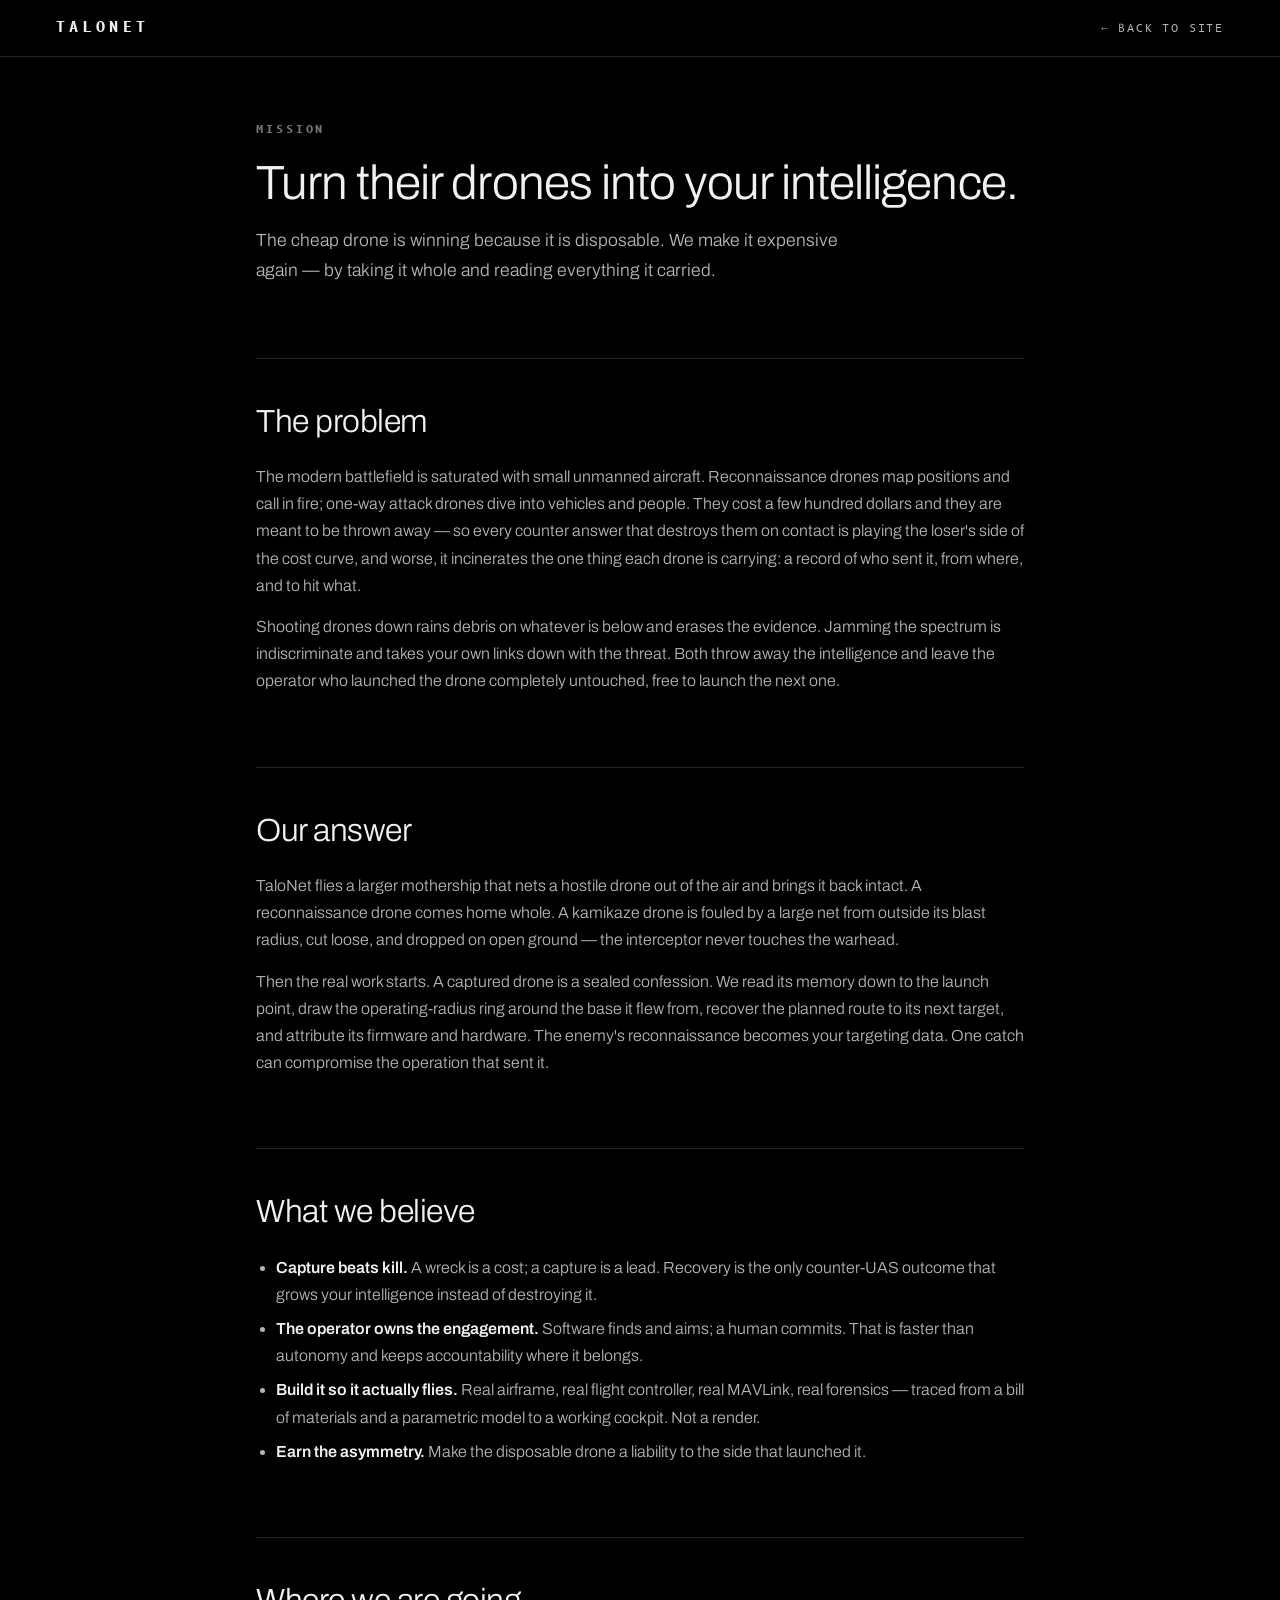
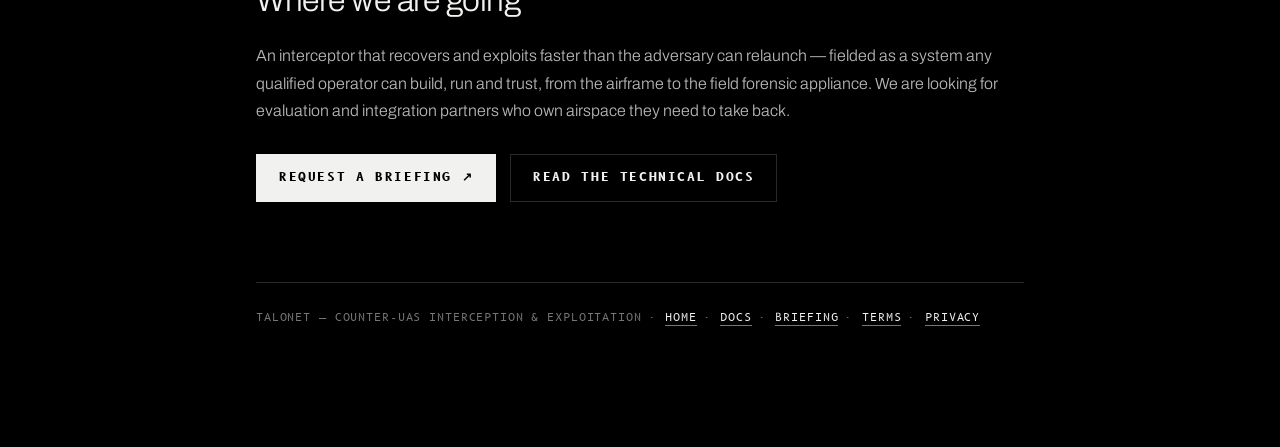
<file: landing/mission.html>
<!doctype html>
<html lang="en">
<head>
  <meta charset="utf-8" />
  <meta name="viewport" content="width=device-width, initial-scale=1" />
  <title>TaloNet — Mission</title>
  <meta name="description" content="TaloNet's mission: end the disposable-drone advantage by taking hostile UAS out of the air whole and turning their reconnaissance into your targeting data." />
  <meta name="theme-color" content="#000000" />
  <link rel="icon" href="data:image/svg+xml,%3Csvg xmlns='http://www.w3.org/2000/svg' viewBox='0 0 24 24'%3E%3Crect width='24' height='24' fill='%23000000'/%3E%3Cg fill='none' stroke='%23e9eaea' stroke-width='1.5'%3E%3Cpath d='M4 5h16M4 12h16M4 19h16M9 5v14M15 5v14'/%3E%3C/g%3E%3C/svg%3E" />
  <link rel="preload" href="assets/fonts/archivo-var.woff2" as="font" type="font/woff2" crossorigin />
  <link rel="stylesheet" href="docs.css" />
</head>
<body>

  <header class="bar">
    <a class="brand" href="index.html">TALONET</a>
    <a class="back" href="index.html">&#8592; Back to site</a>
  </header>

  <main class="wrap">
    <p class="eyebrow">Mission</p>
    <h1>Turn their drones into your intelligence.</h1>
    <p class="subtitle">The cheap drone is winning because it is disposable. We make it expensive again — by taking it whole and reading everything it carried.</p>

    <h2>The problem</h2>
    <p>The modern battlefield is saturated with small unmanned aircraft. Reconnaissance drones map positions and call in fire; one-way attack drones dive into vehicles and people. They cost a few hundred dollars and they are meant to be thrown away — so every counter answer that destroys them on contact is playing the loser's side of the cost curve, and worse, it incinerates the one thing each drone is carrying: a record of who sent it, from where, and to hit what.</p>
    <p>Shooting drones down rains debris on whatever is below and erases the evidence. Jamming the spectrum is indiscriminate and takes your own links down with the threat. Both throw away the intelligence and leave the operator who launched the drone completely untouched, free to launch the next one.</p>

    <h2>Our answer</h2>
    <p>TaloNet flies a larger mothership that nets a hostile drone out of the air and brings it back intact. A reconnaissance drone comes home whole. A kamikaze drone is fouled by a large net from outside its blast radius, cut loose, and dropped on open ground — the interceptor never touches the warhead.</p>
    <p>Then the real work starts. A captured drone is a sealed confession. We read its memory down to the launch point, draw the operating-radius ring around the base it flew from, recover the planned route to its next target, and attribute its firmware and hardware. The enemy's reconnaissance becomes your targeting data. One catch can compromise the operation that sent it.</p>

    <h2>What we believe</h2>
    <ul>
      <li><strong>Capture beats kill.</strong> A wreck is a cost; a capture is a lead. Recovery is the only counter-UAS outcome that grows your intelligence instead of destroying it.</li>
      <li><strong>The operator owns the engagement.</strong> Software finds and aims; a human commits. That is faster than autonomy and keeps accountability where it belongs.</li>
      <li><strong>Build it so it actually flies.</strong> Real airframe, real flight controller, real MAVLink, real forensics — traced from a bill of materials and a parametric model to a working cockpit. Not a render.</li>
      <li><strong>Earn the asymmetry.</strong> Make the disposable drone a liability to the side that launched it.</li>
    </ul>

    <h2>Where we are going</h2>
    <p>An interceptor that recovers and exploits faster than the adversary can relaunch — fielded as a system any qualified operator can build, run and trust, from the airframe to the field forensic appliance. We are looking for evaluation and integration partners who own airspace they need to take back.</p>

    <div class="cta-row">
      <a class="btn btn--solid" href="contact.html">Request a briefing &#8599;</a>
      <a class="btn" href="docs.html">Read the technical docs</a>
    </div>

    <div class="foot">
      TaloNet — counter-UAS interception &amp; exploitation &middot; <a class="link" href="index.html">Home</a> &middot; <a class="link" href="docs.html">Docs</a> &middot; <a class="link" href="contact.html">Briefing</a> &middot; <a class="link" href="terms.html">Terms</a> &middot; <a class="link" href="privacy.html">Privacy</a>
    </div>
  </main>

</body>
</html>
</file>
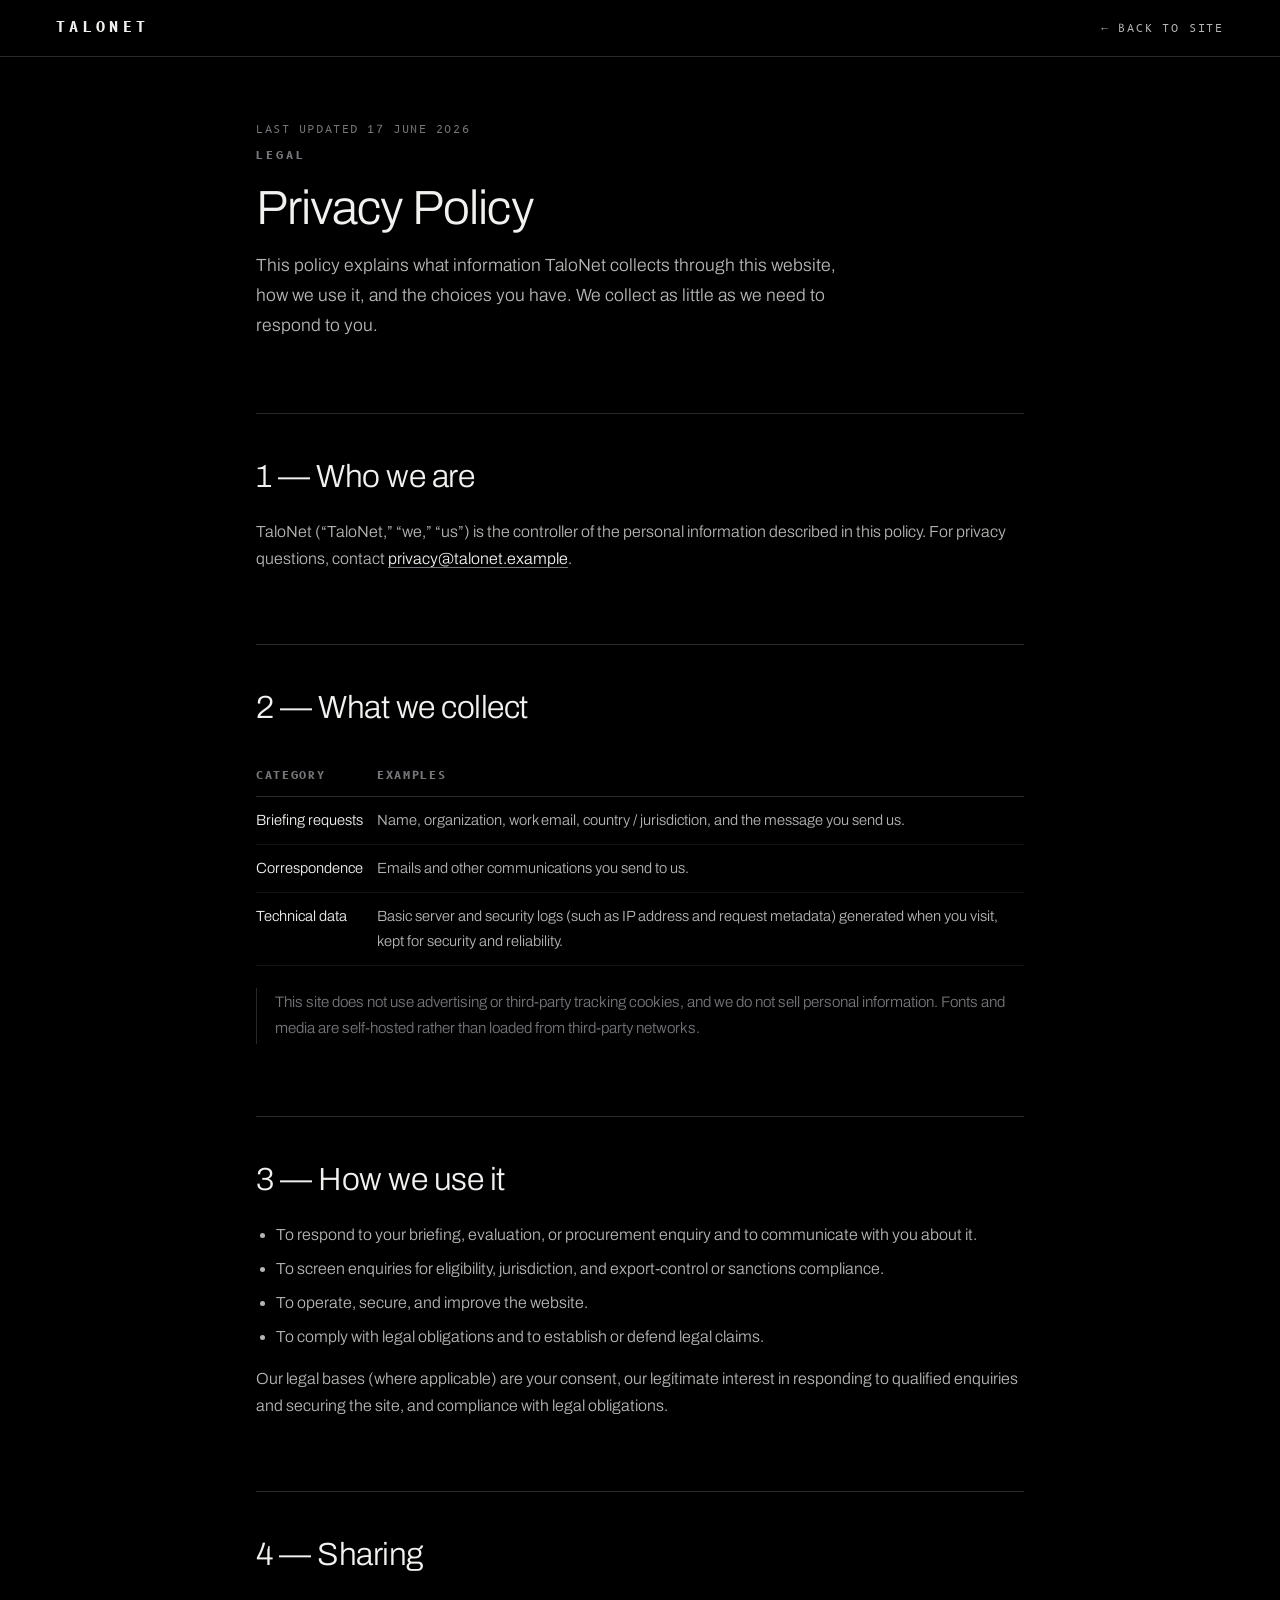
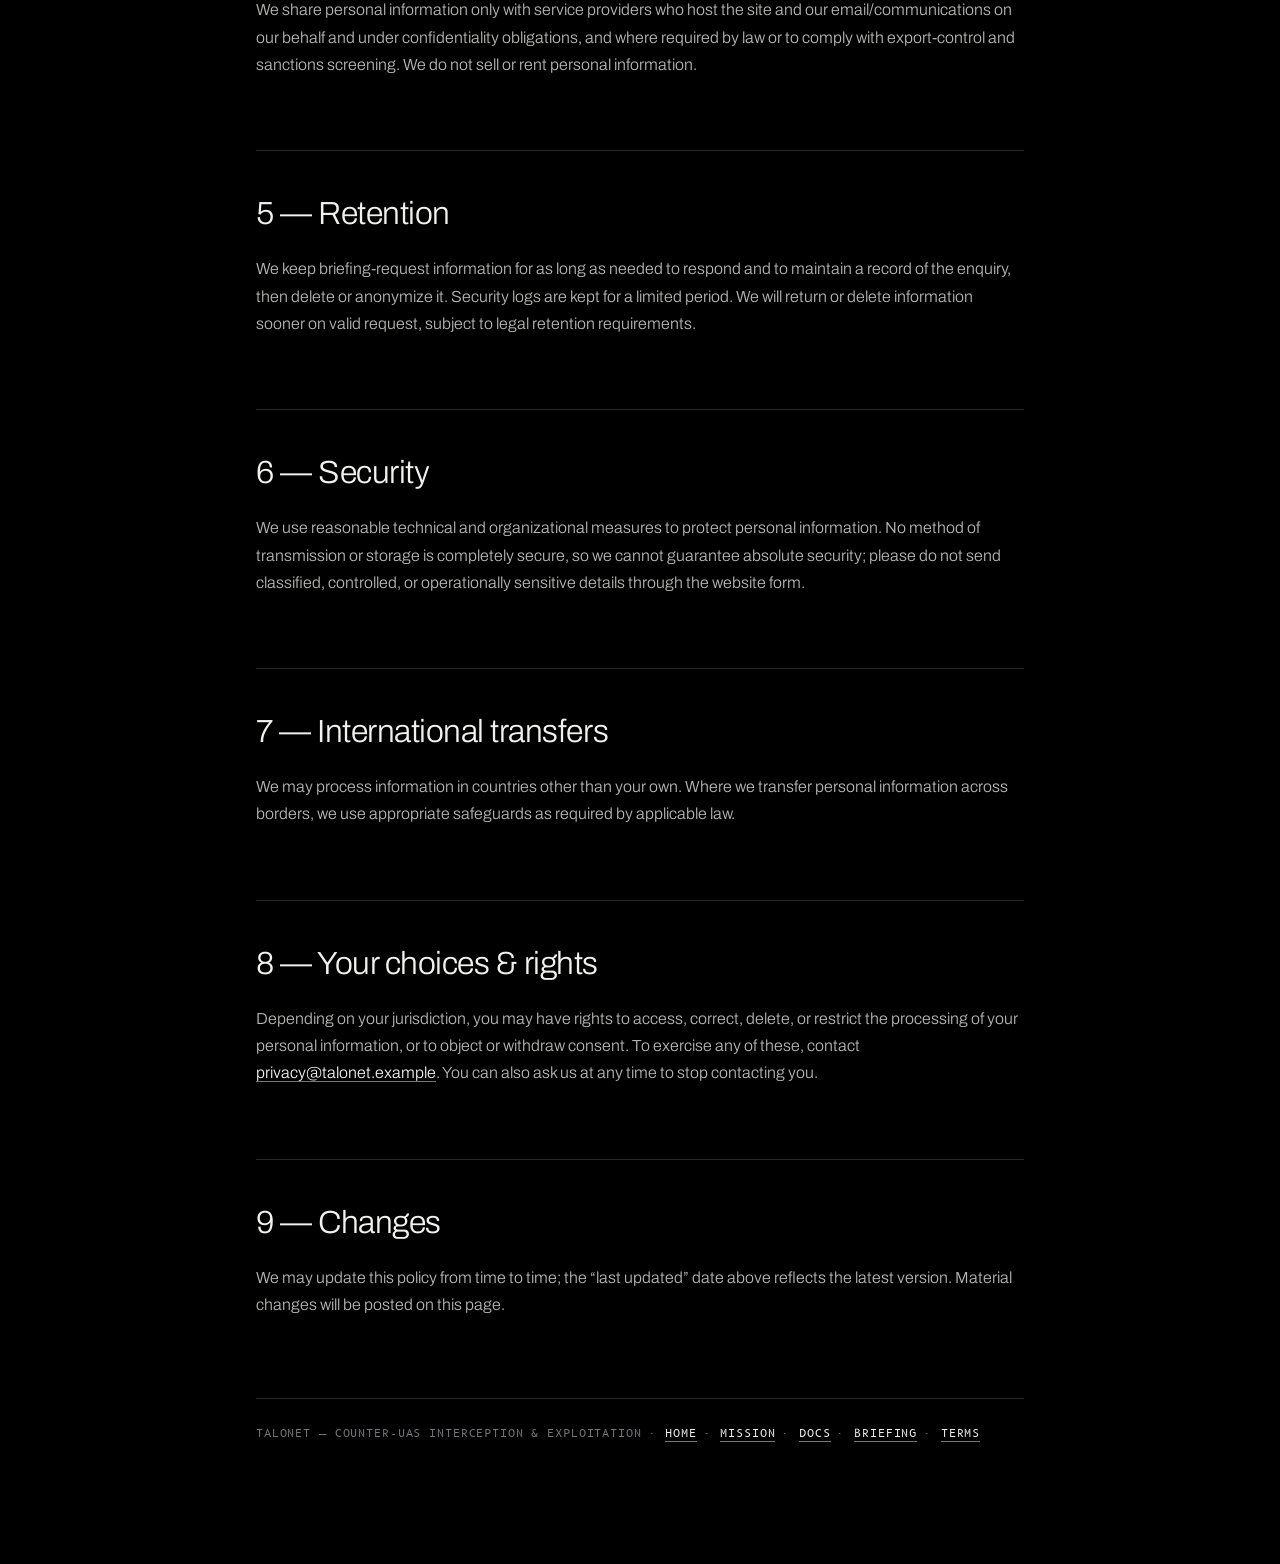
<file: landing/privacy.html>
<!doctype html>
<html lang="en">
<head>
  <meta charset="utf-8" />
  <meta name="viewport" content="width=device-width, initial-scale=1" />
  <title>TaloNet — Privacy Policy</title>
  <meta name="description" content="How TaloNet collects, uses, and protects the information you submit through this website, and the choices you have." />
  <meta name="theme-color" content="#000000" />
  <meta name="robots" content="index,follow" />
  <link rel="icon" href="data:image/svg+xml,%3Csvg xmlns='http://www.w3.org/2000/svg' viewBox='0 0 24 24'%3E%3Crect width='24' height='24' fill='%23000000'/%3E%3Cg fill='none' stroke='%23e9eaea' stroke-width='1.5'%3E%3Cpath d='M4 5h16M4 12h16M4 19h16M9 5v14M15 5v14'/%3E%3C/g%3E%3C/svg%3E" />
  <link rel="preload" href="assets/fonts/archivo-var.woff2" as="font" type="font/woff2" crossorigin />
  <link rel="stylesheet" href="docs.css" />
</head>
<body>

  <header class="bar">
    <a class="brand" href="index.html">TALONET</a>
    <a class="back" href="index.html">&#8592; Back to site</a>
  </header>

  <main class="wrap">
    <p class="updated">Last updated 17 June 2026</p>
    <p class="eyebrow">Legal</p>
    <h1>Privacy Policy</h1>
    <p class="subtitle">This policy explains what information TaloNet collects through this website, how we use it, and the choices you have. We collect as little as we need to respond to you.</p>

    <h2>1 — Who we are</h2>
    <p>TaloNet (&ldquo;TaloNet,&rdquo; &ldquo;we,&rdquo; &ldquo;us&rdquo;) is the controller of the personal information described in this policy. For privacy questions, contact <a class="link" href="mailto:privacy@talonet.example">privacy@talonet.example</a>.</p>

    <h2>2 — What we collect</h2>
    <table>
      <thead><tr><th>Category</th><th>Examples</th></tr></thead>
      <tbody>
        <tr><td>Briefing requests</td><td>Name, organization, work email, country / jurisdiction, and the message you send us.</td></tr>
        <tr><td>Correspondence</td><td>Emails and other communications you send to us.</td></tr>
        <tr><td>Technical data</td><td>Basic server and security logs (such as IP address and request metadata) generated when you visit, kept for security and reliability.</td></tr>
      </tbody>
    </table>
    <p class="note">This site does not use advertising or third-party tracking cookies, and we do not sell personal information. Fonts and media are self-hosted rather than loaded from third-party networks.</p>

    <h2>3 — How we use it</h2>
    <ul>
      <li>To respond to your briefing, evaluation, or procurement enquiry and to communicate with you about it.</li>
      <li>To screen enquiries for eligibility, jurisdiction, and export-control or sanctions compliance.</li>
      <li>To operate, secure, and improve the website.</li>
      <li>To comply with legal obligations and to establish or defend legal claims.</li>
    </ul>
    <p>Our legal bases (where applicable) are your consent, our legitimate interest in responding to qualified enquiries and securing the site, and compliance with legal obligations.</p>

    <h2>4 — Sharing</h2>
    <p>We share personal information only with service providers who host the site and our email/communications on our behalf and under confidentiality obligations, and where required by law or to comply with export-control and sanctions screening. We do not sell or rent personal information.</p>

    <h2>5 — Retention</h2>
    <p>We keep briefing-request information for as long as needed to respond and to maintain a record of the enquiry, then delete or anonymize it. Security logs are kept for a limited period. We will return or delete information sooner on valid request, subject to legal retention requirements.</p>

    <h2>6 — Security</h2>
    <p>We use reasonable technical and organizational measures to protect personal information. No method of transmission or storage is completely secure, so we cannot guarantee absolute security; please do not send classified, controlled, or operationally sensitive details through the website form.</p>

    <h2>7 — International transfers</h2>
    <p>We may process information in countries other than your own. Where we transfer personal information across borders, we use appropriate safeguards as required by applicable law.</p>

    <h2>8 — Your choices &amp; rights</h2>
    <p>Depending on your jurisdiction, you may have rights to access, correct, delete, or restrict the processing of your personal information, or to object or withdraw consent. To exercise any of these, contact <a class="link" href="mailto:privacy@talonet.example">privacy@talonet.example</a>. You can also ask us at any time to stop contacting you.</p>

    <h2>9 — Changes</h2>
    <p>We may update this policy from time to time; the &ldquo;last updated&rdquo; date above reflects the latest version. Material changes will be posted on this page.</p>

    <div class="foot">
      TaloNet — counter-UAS interception &amp; exploitation &middot; <a class="link" href="index.html">Home</a> &middot; <a class="link" href="mission.html">Mission</a> &middot; <a class="link" href="docs.html">Docs</a> &middot; <a class="link" href="contact.html">Briefing</a> &middot; <a class="link" href="terms.html">Terms</a>
    </div>
  </main>

</body>
</html>
</file>
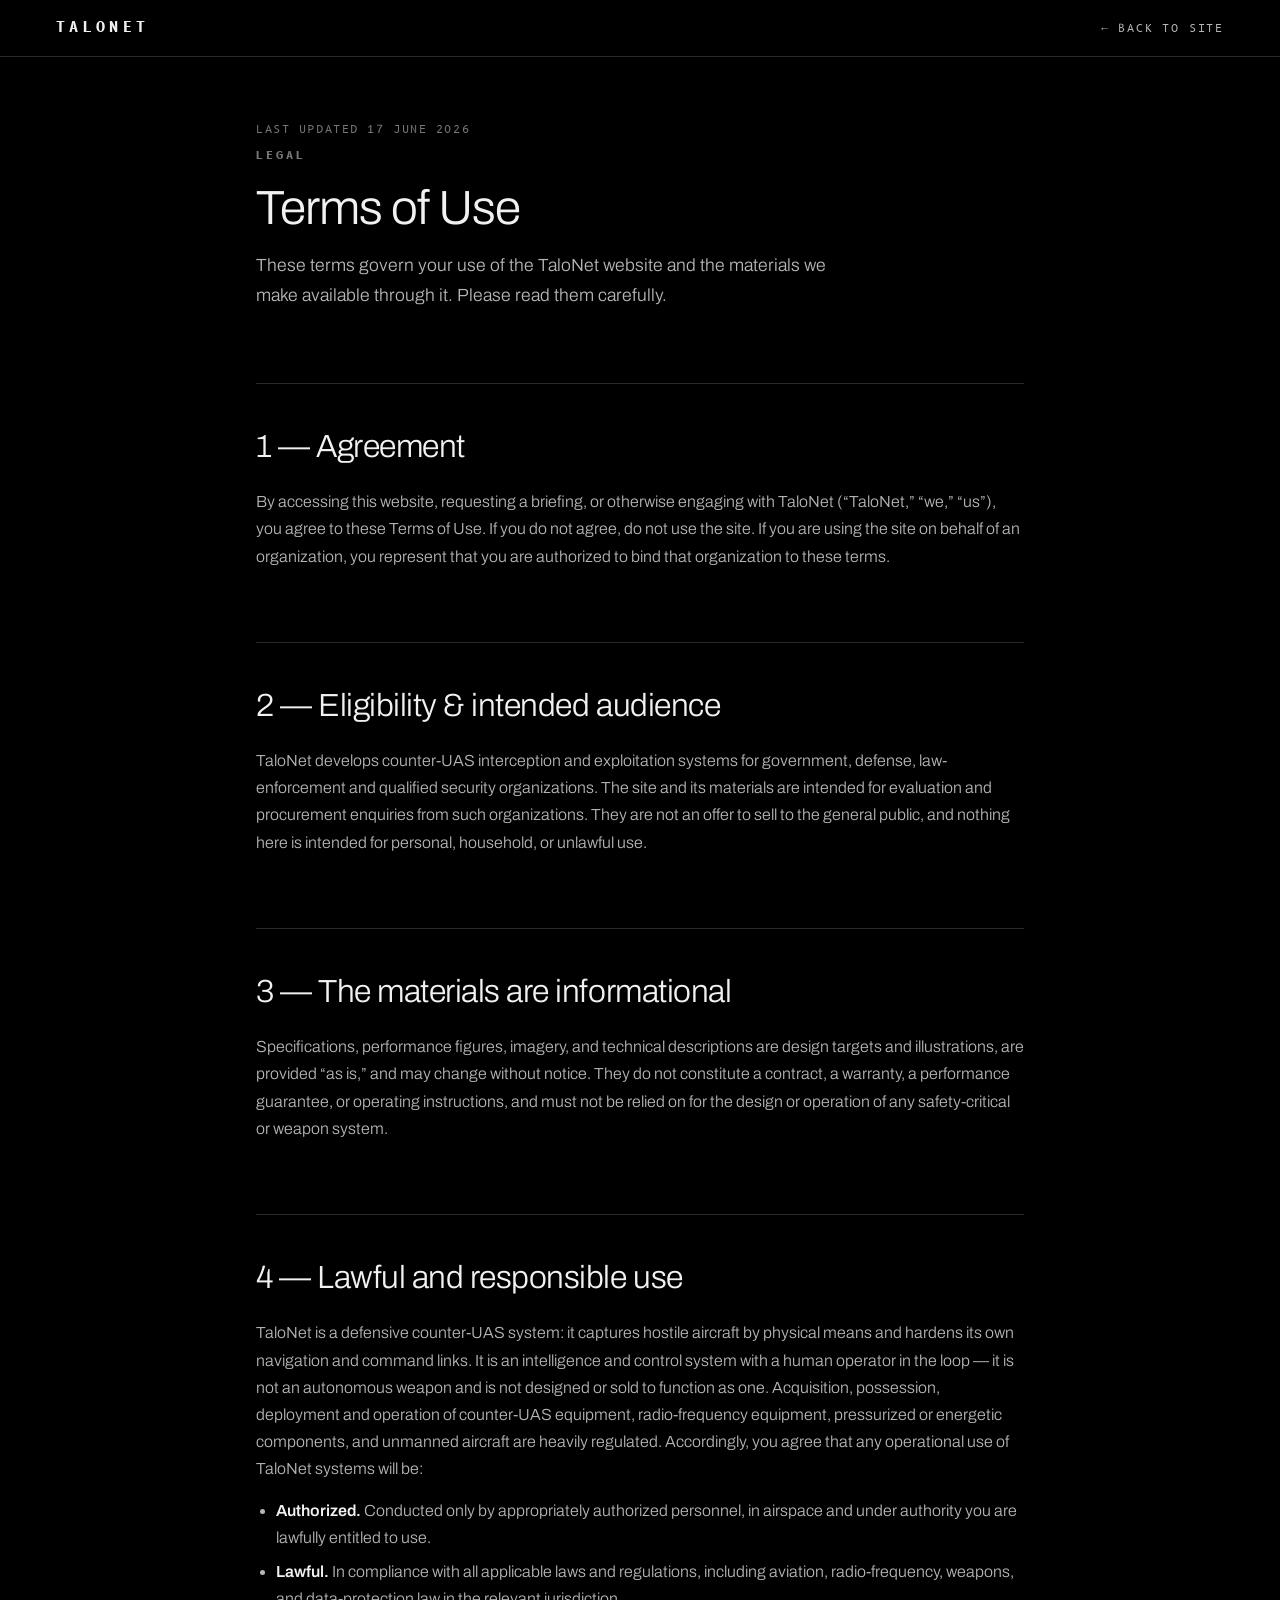
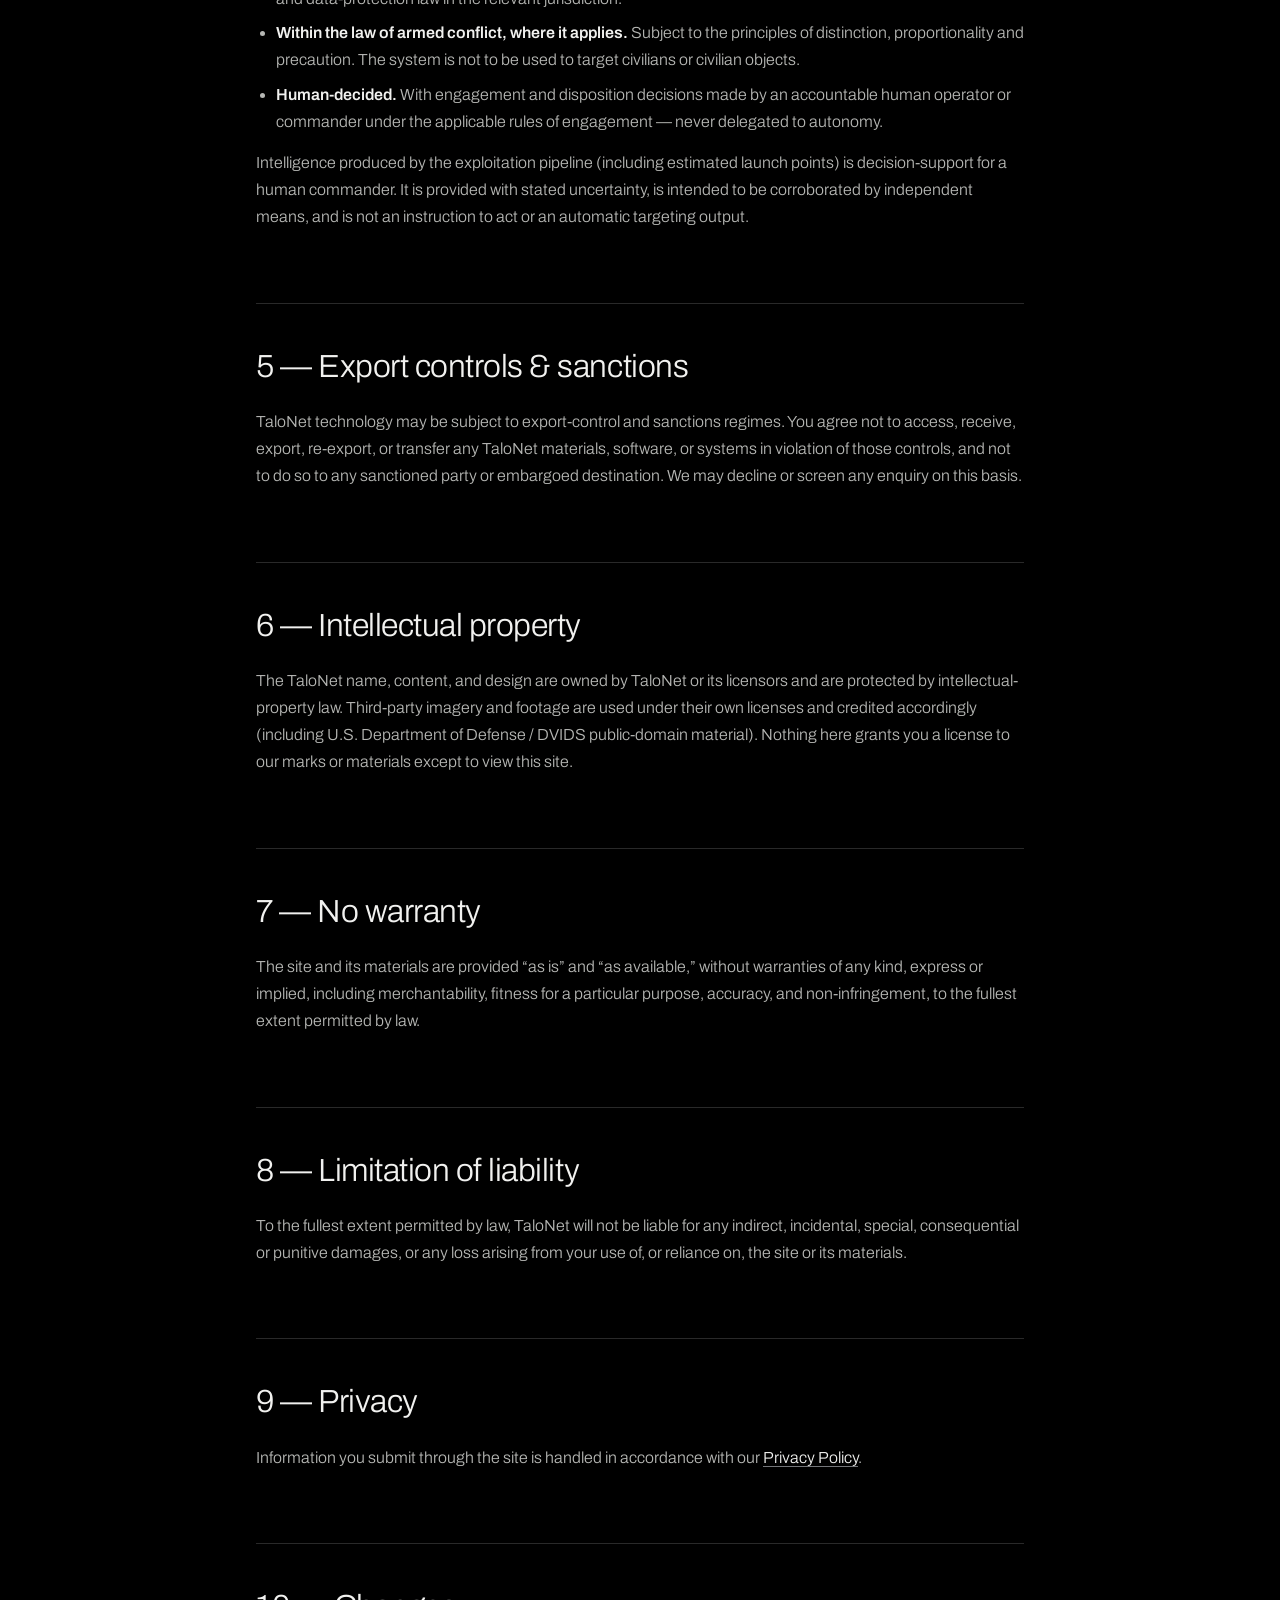
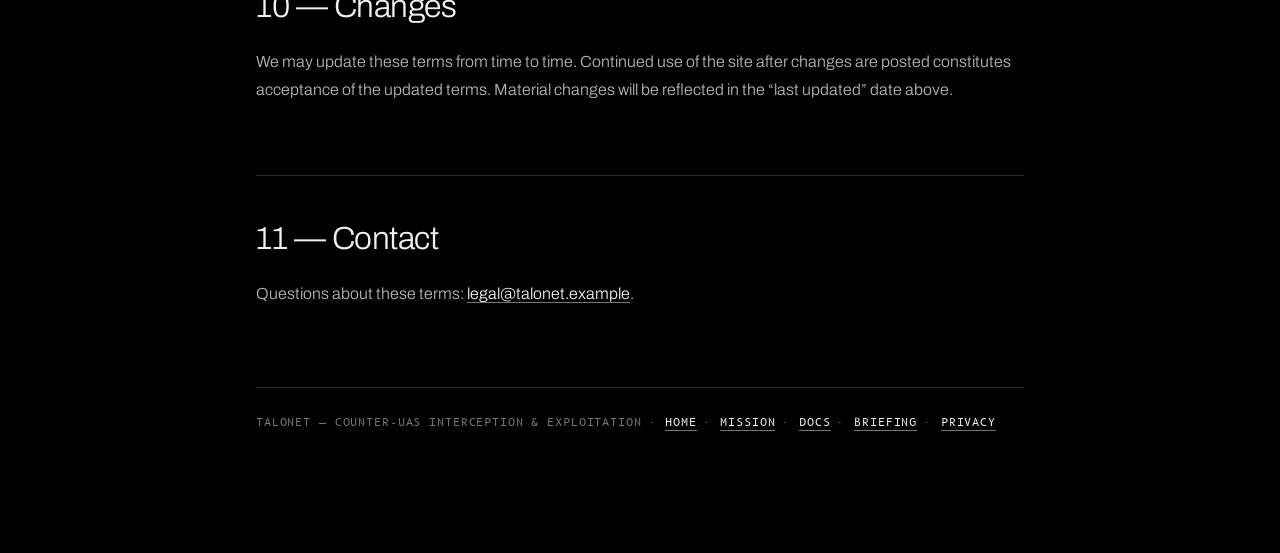
<file: landing/terms.html>
<!doctype html>
<html lang="en">
<head>
  <meta charset="utf-8" />
  <meta name="viewport" content="width=device-width, initial-scale=1" />
  <title>TaloNet — Terms of Use</title>
  <meta name="description" content="Terms of Use for the TaloNet website and materials, including eligibility, lawful and responsible use, and export-control conditions." />
  <meta name="theme-color" content="#000000" />
  <meta name="robots" content="index,follow" />
  <link rel="icon" href="data:image/svg+xml,%3Csvg xmlns='http://www.w3.org/2000/svg' viewBox='0 0 24 24'%3E%3Crect width='24' height='24' fill='%23000000'/%3E%3Cg fill='none' stroke='%23e9eaea' stroke-width='1.5'%3E%3Cpath d='M4 5h16M4 12h16M4 19h16M9 5v14M15 5v14'/%3E%3C/g%3E%3C/svg%3E" />
  <link rel="preload" href="assets/fonts/archivo-var.woff2" as="font" type="font/woff2" crossorigin />
  <link rel="stylesheet" href="docs.css" />
</head>
<body>

  <header class="bar">
    <a class="brand" href="index.html">TALONET</a>
    <a class="back" href="index.html">&#8592; Back to site</a>
  </header>

  <main class="wrap">
    <p class="updated">Last updated 17 June 2026</p>
    <p class="eyebrow">Legal</p>
    <h1>Terms of Use</h1>
    <p class="subtitle">These terms govern your use of the TaloNet website and the materials we make available through it. Please read them carefully.</p>

    <h2>1 — Agreement</h2>
    <p>By accessing this website, requesting a briefing, or otherwise engaging with TaloNet (&ldquo;TaloNet,&rdquo; &ldquo;we,&rdquo; &ldquo;us&rdquo;), you agree to these Terms of Use. If you do not agree, do not use the site. If you are using the site on behalf of an organization, you represent that you are authorized to bind that organization to these terms.</p>

    <h2>2 — Eligibility &amp; intended audience</h2>
    <p>TaloNet develops counter-UAS interception and exploitation systems for government, defense, law-enforcement and qualified security organizations. The site and its materials are intended for evaluation and procurement enquiries from such organizations. They are not an offer to sell to the general public, and nothing here is intended for personal, household, or unlawful use.</p>

    <h2>3 — The materials are informational</h2>
    <p>Specifications, performance figures, imagery, and technical descriptions are design targets and illustrations, are provided &ldquo;as is,&rdquo; and may change without notice. They do not constitute a contract, a warranty, a performance guarantee, or operating instructions, and must not be relied on for the design or operation of any safety-critical or weapon system.</p>

    <h2>4 — Lawful and responsible use</h2>
    <p>TaloNet is a defensive counter-UAS system: it captures hostile aircraft by physical means and hardens its own navigation and command links. It is an intelligence and control system with a human operator in the loop — it is not an autonomous weapon and is not designed or sold to function as one. Acquisition, possession, deployment and operation of counter-UAS equipment, radio-frequency equipment, pressurized or energetic components, and unmanned aircraft are heavily regulated. Accordingly, you agree that any operational use of TaloNet systems will be:</p>
    <ul>
      <li><strong>Authorized.</strong> Conducted only by appropriately authorized personnel, in airspace and under authority you are lawfully entitled to use.</li>
      <li><strong>Lawful.</strong> In compliance with all applicable laws and regulations, including aviation, radio-frequency, weapons, and data-protection law in the relevant jurisdiction.</li>
      <li><strong>Within the law of armed conflict, where it applies.</strong> Subject to the principles of distinction, proportionality and precaution. The system is not to be used to target civilians or civilian objects.</li>
      <li><strong>Human-decided.</strong> With engagement and disposition decisions made by an accountable human operator or commander under the applicable rules of engagement — never delegated to autonomy.</li>
    </ul>
    <p>Intelligence produced by the exploitation pipeline (including estimated launch points) is decision-support for a human commander. It is provided with stated uncertainty, is intended to be corroborated by independent means, and is not an instruction to act or an automatic targeting output.</p>

    <h2>5 — Export controls &amp; sanctions</h2>
    <p>TaloNet technology may be subject to export-control and sanctions regimes. You agree not to access, receive, export, re-export, or transfer any TaloNet materials, software, or systems in violation of those controls, and not to do so to any sanctioned party or embargoed destination. We may decline or screen any enquiry on this basis.</p>

    <h2>6 — Intellectual property</h2>
    <p>The TaloNet name, content, and design are owned by TaloNet or its licensors and are protected by intellectual-property law. Third-party imagery and footage are used under their own licenses and credited accordingly (including U.S. Department of Defense / DVIDS public-domain material). Nothing here grants you a license to our marks or materials except to view this site.</p>

    <h2>7 — No warranty</h2>
    <p>The site and its materials are provided &ldquo;as is&rdquo; and &ldquo;as available,&rdquo; without warranties of any kind, express or implied, including merchantability, fitness for a particular purpose, accuracy, and non-infringement, to the fullest extent permitted by law.</p>

    <h2>8 — Limitation of liability</h2>
    <p>To the fullest extent permitted by law, TaloNet will not be liable for any indirect, incidental, special, consequential or punitive damages, or any loss arising from your use of, or reliance on, the site or its materials.</p>

    <h2>9 — Privacy</h2>
    <p>Information you submit through the site is handled in accordance with our <a class="link" href="privacy.html">Privacy Policy</a>.</p>

    <h2>10 — Changes</h2>
    <p>We may update these terms from time to time. Continued use of the site after changes are posted constitutes acceptance of the updated terms. Material changes will be reflected in the &ldquo;last updated&rdquo; date above.</p>

    <h2>11 — Contact</h2>
    <p>Questions about these terms: <a class="link" href="mailto:legal@talonet.example">legal@talonet.example</a>.</p>

    <div class="foot">
      TaloNet — counter-UAS interception &amp; exploitation &middot; <a class="link" href="index.html">Home</a> &middot; <a class="link" href="mission.html">Mission</a> &middot; <a class="link" href="docs.html">Docs</a> &middot; <a class="link" href="contact.html">Briefing</a> &middot; <a class="link" href="privacy.html">Privacy</a>
    </div>
  </main>

</body>
</html>
</file>
<file: landing/styles.css>
/* TaloNet landing — defense-prime aesthetic.
   Full-bleed cinematic media, monumental display type, near-monochrome.
   Display + body: Archivo (variable, wght 100-900 / wdth 62.5-125%).
   Labels / captions / credits only: B612 Mono.
   Self-hosted fonts (SIL OFL 1.1) — no third-party CDN calls. */

@font-face {
  font-family: "Archivo";
  src: url("assets/fonts/archivo-var.woff2") format("woff2-variations"),
       url("assets/fonts/archivo-var.woff2") format("woff2");
  font-weight: 100 900;
  font-stretch: 62% 125%;
  font-style: normal;
  font-display: swap;
}
@font-face {
  font-family: "B612 Mono";
  src: url("assets/fonts/b612mono-400.woff2") format("woff2");
  font-weight: 400; font-style: normal; font-display: swap;
}
@font-face {
  font-family: "B612 Mono";
  src: url("assets/fonts/b612mono-700.woff2") format("woff2");
  font-weight: 700; font-style: normal; font-display: swap;
}

:root {
  --sans: "Archivo", system-ui, -apple-system, "Segoe UI", Roboto, sans-serif;
  --mono: "B612 Mono", ui-monospace, "SFMono-Regular", Menlo, monospace;
  --ink: #000000;
  --fg: #f1f1ef;
  --fg-dim: #b6b7b4;
  --fg-mute: #74767a;
  --line: rgba(255, 255, 255, 0.16);
  --accent: #c08a4a;          /* restrained military amber — used sparingly */
  --pad: clamp(20px, 5.5vw, 96px);
  /* unified cinematic color grade applied to every clip + photo */
  --grade: grayscale(0.42) contrast(1.07) brightness(0.9) sepia(0.10) saturate(0.85);
}

* { box-sizing: border-box; }
html { scroll-behavior: smooth; }
@media (prefers-reduced-motion: reduce) { html { scroll-behavior: auto; } }

body {
  margin: 0;
  background: var(--ink);
  color: var(--fg);
  font-family: var(--sans);
  font-weight: 400;
  font-size: 16px;
  line-height: 1.62;
  -webkit-font-smoothing: antialiased;
  text-rendering: optimizeLegibility;
}

img, video { max-width: 100%; display: block; }
a { color: inherit; text-decoration: none; }

/* ---------- display type — light, restrained, not a magazine cover ---------- */
.display {
  margin: 0;
  font-family: var(--sans);
  font-weight: 300;
  font-stretch: 100%;
  text-transform: none;
  letter-spacing: -0.018em;
  line-height: 1.04;
  font-size: clamp(2rem, 4.4vw, 3.9rem);
  max-width: 20ch;
}
h1.display { font-size: clamp(2.3rem, 5vw, 4.6rem); max-width: 18ch; }
.display--quote {
  font-weight: 300;
  letter-spacing: -0.02em;
  line-height: 1.12;
  font-size: clamp(1.7rem, 3.2vw, 3.1rem);
  max-width: 20ch;
}

/* ---------- eyebrow / mono labels ---------- */
.eyebrow {
  display: block;
  margin: 0 0 26px;
  font-family: var(--mono);
  font-size: 0.72rem; font-weight: 700;
  letter-spacing: 0.26em; text-transform: uppercase;
  color: var(--fg-dim);
}

.lead {
  margin: 28px 0 0;
  max-width: 46ch;
  color: var(--fg-dim);
  font-size: clamp(1rem, 1.25vw, 1.22rem);
  line-height: 1.6;
  font-weight: 400;
}
.lead--wide { max-width: 62ch; }
.fine { color: var(--fg-mute); font-size: 0.82rem; line-height: 1.6; font-family: var(--mono); letter-spacing: 0.01em; }
.amber { color: var(--accent); }

/* ---------- briefing link (the single CTA style) ---------- */
.brief {
  display: inline-flex; align-items: center; gap: 0.6em;
  font-family: var(--mono);
  font-size: 0.74rem; font-weight: 700;
  letter-spacing: 0.14em; text-transform: uppercase;
  color: var(--fg);
  border: 1px solid var(--line);
  padding: 13px 22px;
  background: transparent;
  cursor: pointer;
  transition: background .18s ease, color .18s ease, border-color .18s ease;
}
.brief:hover { background: var(--fg); color: var(--ink); border-color: var(--fg); }
.brief--lg { margin-top: 40px; padding: 16px 28px; font-size: 0.78rem; }
.brief--submit { margin-top: 6px; }

/* ---------- nav ---------- */
.nav {
  position: fixed; inset: 0 0 auto 0; z-index: 50;
  transition: background .25s ease, border-color .25s ease, backdrop-filter .25s ease;
  border-bottom: 1px solid transparent;
}
.nav.is-stuck {
  background: rgba(0, 0, 0, 0.72);
  backdrop-filter: blur(12px);
  border-bottom-color: var(--line);
}
.nav__inner {
  display: flex; align-items: center; justify-content: space-between;
  height: 72px; padding: 0 var(--pad);
}
.brand { font-family: var(--mono); font-weight: 700; letter-spacing: 0.3em; font-size: 0.95rem; }
.nav__links { display: flex; gap: 30px; }
.nav__links a {
  font-family: var(--mono); font-size: 0.72rem; letter-spacing: 0.16em;
  text-transform: uppercase; color: var(--fg-dim); transition: color .15s ease;
}
.nav__links a:hover { color: var(--fg); }
.nav__cta { display: flex; align-items: center; gap: 14px; }
.nav .brief { padding: 10px 18px; }
.nav__toggle { display: none; background: none; border: 0; color: var(--fg); cursor: pointer; padding: 4px; }

/* ---------- full-bleed media band ---------- */
.band {
  position: relative;
  min-height: 100svh;
  display: flex; align-items: flex-end;
  overflow: hidden;
}
.band__media {
  position: absolute; inset: 0;
  width: 100%; height: 100%; object-fit: cover;
  z-index: 0;
  filter: var(--grade);
}
.band--photo .band__media { filter: var(--grade) contrast(1.04); }
/* keep background loops chromeless — hide iOS' "tap to play" overlay button */
video.band__media::-webkit-media-controls,
video.band__media::-webkit-media-controls-start-playback-button,
video.band__media::-webkit-media-controls-play-button {
  display: none !important;
  -webkit-appearance: none;
}
.band__scrim {
  position: absolute; inset: 0; z-index: 1;
  background:
    linear-gradient(180deg, rgba(0,0,0,.55) 0%, rgba(0,0,0,.10) 26%, rgba(0,0,0,.30) 58%, rgba(0,0,0,.94) 100%),
    linear-gradient(90deg, rgba(0,0,0,.78) 0%, rgba(0,0,0,.20) 52%, rgba(0,0,0,0) 100%);
}
.band__overlay {
  position: relative; z-index: 2;
  width: 100%;
  padding: 0 var(--pad) clamp(64px, 11vh, 140px);
  max-width: 1320px;
}
.band__overlay > * { max-width: 760px; }
.band--hero .band__overlay { padding-bottom: clamp(80px, 13vh, 160px); }
.band__credit {
  position: absolute; right: var(--pad); bottom: 22px; z-index: 2; margin: 0;
  font-family: var(--mono); font-size: 0.62rem; letter-spacing: 0.18em;
  text-transform: uppercase; color: var(--fg-mute);
}

/* ---------- statement (no media) band ---------- */
.statement {
  display: flex; align-items: center;
  min-height: 88vh;
  padding: clamp(96px, 16vh, 200px) var(--pad);
  border-top: 1px solid var(--line);
}
.statement--contact { min-height: auto; padding-bottom: clamp(110px, 16vh, 200px); }
.statement__inner { width: 100%; max-width: 1320px; margin: 0 auto; }

/* statement section with a supporting photo (partial fill, not full-bleed) */
.statement--media .statement__head {
  display: grid;
  grid-template-columns: minmax(0, 1.05fr) minmax(0, 0.82fr);
  gap: clamp(36px, 5vw, 92px);
  align-items: center;
}
.statement--media .statement__text { min-width: 0; }
.shot { margin: 0; min-width: 0; }
.shot img {
  display: block; width: 100%; height: clamp(320px, 52vh, 560px);
  object-fit: cover; border: 1px solid var(--line); border-radius: 0;
  filter: var(--grade);
}
.shot figcaption {
  margin-top: 12px;
  font-family: var(--mono); font-size: 0.62rem;
  letter-spacing: 0.18em; text-transform: uppercase; color: var(--fg-mute);
}

/* ---------- specification datasheet (cut sheet) ---------- */
.sheet { margin: clamp(40px, 6vh, 72px) 0 0; max-width: 980px; }
.sheet__head {
  display: flex; justify-content: space-between; gap: 16px; flex-wrap: wrap;
  padding-bottom: 12px; border-bottom: 1px solid var(--fg-mute);
  font-family: var(--mono); font-size: 0.7rem; font-weight: 700;
  letter-spacing: 0.18em; text-transform: uppercase;
}
.sheet__head span:first-child { color: var(--fg); }
.sheet__head span:last-child { color: var(--fg-mute); font-weight: 400; }
.spec { margin: 0; display: grid; grid-template-columns: 1fr; }
.spec--cols { grid-template-columns: 1fr 1fr; column-gap: clamp(36px, 5vw, 88px); }
.spec > div {
  display: flex; align-items: baseline; justify-content: space-between; gap: 18px;
  padding: 13px 0; border-bottom: 1px solid var(--line);
}
.spec dt {
  font-family: var(--mono); font-size: 0.8rem; letter-spacing: 0.04em;
  color: var(--fg-mute); white-space: nowrap;
}
.spec dd {
  margin: 0; text-align: right;
  font-family: var(--mono); font-size: 0.84rem; letter-spacing: 0.02em;
  color: var(--fg); font-variant-numeric: tabular-nums;
}

.statement--forensics .fine,
.statement--specs .fine { margin-top: clamp(32px, 5vh, 52px); max-width: 80ch; }

/* ---------- contact form ---------- */
.form { display: grid; gap: 16px; max-width: 640px; margin-top: clamp(40px, 6vh, 64px); }
.form__grid { display: grid; grid-template-columns: 1fr 1fr; gap: 16px; }
.field { display: grid; gap: 8px; }
.field label {
  font-family: var(--mono); font-size: 0.7rem; letter-spacing: 0.14em;
  text-transform: uppercase; color: var(--fg-mute);
}
.field input, .field textarea {
  background: #0a0a0b; border: 1px solid var(--line); border-radius: 0;
  color: var(--fg); padding: 14px 16px; font: inherit; font-size: 0.98rem; resize: vertical;
}
.field input:focus, .field textarea:focus { outline: none; border-color: var(--accent); }
.form__note { font-family: var(--mono); font-size: 0.7rem; letter-spacing: 0.04em; color: var(--fg-mute); }
.form__ok { display: none; padding: 18px; border: 1px solid var(--line); color: var(--fg-dim); font-size: 0.92rem; }
.form__ok.is-on { display: block; }

/* ---------- footer ---------- */
.foot { border-top: 1px solid var(--line); padding: 56px var(--pad) 64px; }
.foot__inner {
  display: flex; align-items: center; justify-content: space-between; gap: 20px;
  flex-wrap: wrap; padding-bottom: 30px; margin-bottom: 30px; border-bottom: 1px solid var(--line);
}
.foot .brand { font-size: 1.05rem; }
.foot__nav { display: flex; gap: 26px; flex-wrap: wrap; }
.foot__nav a {
  font-family: var(--mono); font-size: 0.7rem; letter-spacing: 0.14em;
  text-transform: uppercase; color: var(--fg-dim);
}
.foot__nav a:hover { color: var(--fg); }
.foot__legal { margin-top: 12px; }

/* ---------- reveal ---------- */
.reveal { opacity: 0; transform: translateY(18px); transition: opacity .7s ease, transform .7s ease; }
.reveal.is-in { opacity: 1; transform: none; }
@media (prefers-reduced-motion: reduce) { .reveal { opacity: 1; transform: none; transition: none; } }

/* ---------- responsive ---------- */
@media (max-width: 920px) {
  .nav__links { display: none; }
  .nav.is-open .nav__links {
    display: flex; flex-direction: column; gap: 8px;
    position: absolute; top: 72px; left: 0; right: 0;
    background: rgba(0,0,0,.97); backdrop-filter: blur(12px);
    border-bottom: 1px solid var(--line); padding: 20px var(--pad) 26px;
  }
  .nav__toggle { display: inline-flex; }
  .nav__cta .brief { display: none; }
  .spec--cols { grid-template-columns: 1fr; }
  .statement--media .statement__head { grid-template-columns: 1fr; gap: clamp(28px, 5vh, 44px); }
  .shot img { height: clamp(240px, 46vh, 380px); }
}
@media (max-width: 600px) {
  .form__grid { grid-template-columns: 1fr; }
  .spec dt { white-space: normal; }
  .band__credit { right: var(--pad); font-size: 0.56rem; }
}
</file>
<file: landing/docs.css>
/* TaloNet docs — deliberately minimal. Reuses the site's fonts + palette,
   but no cinematic media: a plain, readable single-column technical document. */

@font-face {
  font-family: "Archivo";
  src: url("assets/fonts/archivo-var.woff2") format("woff2-variations"),
       url("assets/fonts/archivo-var.woff2") format("woff2");
  font-weight: 100 900; font-stretch: 62% 125%; font-style: normal; font-display: swap;
}
@font-face {
  font-family: "B612 Mono";
  src: url("assets/fonts/b612mono-400.woff2") format("woff2");
  font-weight: 400; font-style: normal; font-display: swap;
}
@font-face {
  font-family: "B612 Mono";
  src: url("assets/fonts/b612mono-700.woff2") format("woff2");
  font-weight: 700; font-style: normal; font-display: swap;
}

:root {
  --sans: "Archivo", system-ui, -apple-system, "Segoe UI", Roboto, sans-serif;
  --mono: "B612 Mono", ui-monospace, "SFMono-Regular", Menlo, monospace;
  --ink: #000000;
  --fg: #f1f1ef;
  --fg-dim: #b6b7b4;
  --fg-mute: #74767a;
  --line: rgba(255, 255, 255, 0.16);
  --line-soft: rgba(255, 255, 255, 0.08);
  --panel: #0c0c0d;
  --pad: clamp(20px, 5vw, 56px);
}

* { box-sizing: border-box; }
html { scroll-behavior: smooth; }
@media (prefers-reduced-motion: reduce) { html { scroll-behavior: auto; } }

body {
  margin: 0;
  background: var(--ink);
  color: var(--fg);
  font-family: var(--sans);
  font-weight: 300;
  font-size: 16px;
  line-height: 1.7;
  -webkit-font-smoothing: antialiased;
  text-rendering: optimizeLegibility;
}

a { color: inherit; text-decoration: none; }
a.link { color: var(--fg); border-bottom: 1px solid var(--fg-mute); }
a.link:hover { border-bottom-color: var(--fg); }

/* top bar */
.bar {
  position: sticky; top: 0; z-index: 10;
  display: flex; align-items: center; justify-content: space-between; gap: 16px;
  padding: 16px var(--pad);
  background: rgba(0,0,0,0.82); backdrop-filter: blur(10px);
  border-bottom: 1px solid var(--line);
}
.bar a.brand { font-family: var(--mono); font-weight: 700; letter-spacing: 0.3em; font-size: 0.9rem; }
.bar .back {
  font-family: var(--mono); font-size: 0.7rem; letter-spacing: 0.16em;
  text-transform: uppercase; color: var(--fg-dim);
}
.bar .back:hover { color: var(--fg); }

/* layout */
.wrap { max-width: 880px; margin: 0 auto; padding: clamp(40px, 7vh, 88px) var(--pad) 120px; }

.eyebrow {
  font-family: var(--mono); font-size: 0.7rem; font-weight: 700;
  letter-spacing: 0.26em; text-transform: uppercase; color: var(--fg-mute);
  margin: 0 0 18px;
}
h1 {
  font-weight: 300; font-size: clamp(2rem, 5vw, 3rem); line-height: 1.05;
  letter-spacing: -0.02em; margin: 0 0 18px;
}
.subtitle { color: var(--fg-dim); font-size: 1.1rem; max-width: 60ch; margin: 0 0 8px; }

h2 {
  font-weight: 300; font-size: clamp(1.5rem, 3vw, 2rem); letter-spacing: -0.015em;
  margin: clamp(56px, 8vh, 92px) 0 6px; padding-top: clamp(28px, 4vh, 44px);
  border-top: 1px solid var(--line);
}
h3 {
  font-weight: 400; font-size: 1.15rem; letter-spacing: -0.01em;
  margin: 36px 0 8px;
}
p { margin: 14px 0; color: var(--fg-dim); }
p strong, li strong, td strong { color: var(--fg); font-weight: 600; }

ul, ol { color: var(--fg-dim); padding-left: 1.25em; margin: 14px 0; }
li { margin: 7px 0; }

/* mono inline + code blocks */
code {
  font-family: var(--mono); font-size: 0.86em; color: var(--fg);
  background: var(--panel); border: 1px solid var(--line-soft);
  padding: 1px 6px;
}
pre {
  font-family: var(--mono); font-size: 0.82rem; line-height: 1.6;
  background: var(--panel); border: 1px solid var(--line);
  padding: 18px 20px; overflow-x: auto; margin: 18px 0; color: var(--fg-dim);
}
pre code { background: none; border: 0; padding: 0; color: inherit; font-size: inherit; }

/* tables */
table { width: 100%; border-collapse: collapse; margin: 20px 0; font-size: 0.92rem; }
th, td { text-align: left; vertical-align: top; padding: 11px 14px 11px 0; border-bottom: 1px solid var(--line-soft); }
th {
  font-family: var(--mono); font-size: 0.66rem; font-weight: 700;
  letter-spacing: 0.16em; text-transform: uppercase; color: var(--fg-mute);
  border-bottom: 1px solid var(--line);
}
td { color: var(--fg-dim); }
td:first-child { color: var(--fg); white-space: nowrap; }
td code { white-space: nowrap; }

/* small note / callout */
.note {
  border-left: 1px solid var(--line); padding: 2px 0 2px 18px; margin: 22px 0;
  color: var(--fg-mute); font-size: 0.95rem;
}
.toc {
  font-family: var(--mono); font-size: 0.78rem; letter-spacing: 0.04em;
  columns: 2; column-gap: 40px; margin: 28px 0 8px; padding: 0; list-style: none;
}
.toc li { margin: 6px 0; }
.toc a { color: var(--fg-dim); }
.toc a:hover { color: var(--fg); }

.foot {
  margin-top: 80px; padding-top: 26px; border-top: 1px solid var(--line);
  font-family: var(--mono); font-size: 0.68rem; letter-spacing: 0.08em;
  color: var(--fg-mute); text-transform: uppercase;
}

/* sub-page meta line (legal "last updated", spec stamps) */
.updated {
  font-family: var(--mono); font-size: 0.7rem; letter-spacing: 0.14em;
  text-transform: uppercase; color: var(--fg-mute); margin: 0 0 6px;
}

/* buttons + briefing form (contact / mission CTAs) */
.cta-row { display: flex; gap: 14px; flex-wrap: wrap; margin: 30px 0 6px; }
.btn {
  display: inline-flex; align-items: center; gap: 0.5em;
  font-family: var(--mono); font-size: 0.72rem; font-weight: 700;
  letter-spacing: 0.14em; text-transform: uppercase; color: var(--fg);
  border: 1px solid var(--line); padding: 13px 22px; background: transparent;
  cursor: pointer; transition: background .18s ease, color .18s ease, border-color .18s ease;
}
.btn:hover { background: var(--fg); color: var(--ink); border-color: var(--fg); }
.btn--solid { background: var(--fg); color: var(--ink); border-color: var(--fg); }
.btn--solid:hover { background: #fff; }

.form { display: grid; gap: 16px; max-width: 560px; margin: 30px 0 0; }
.form__grid { display: grid; grid-template-columns: 1fr 1fr; gap: 16px; }
.field { display: grid; gap: 8px; }
.field label {
  font-family: var(--mono); font-size: 0.7rem; letter-spacing: 0.14em;
  text-transform: uppercase; color: var(--fg-mute);
}
.field input, .field textarea {
  background: var(--panel); border: 1px solid var(--line); color: var(--fg);
  padding: 13px 15px; font: inherit; font-size: 0.98rem; resize: vertical;
}
.field input:focus, .field textarea:focus { outline: none; border-color: var(--accent); }
.form__note { font-family: var(--mono); font-size: 0.7rem; letter-spacing: 0.03em; color: var(--fg-mute); }
.form__ok { display: none; padding: 16px; border: 1px solid var(--line); color: var(--fg-dim); }
.form__ok.is-on { display: block; }

@media (max-width: 600px) {
  .toc { columns: 1; }
  table { font-size: 0.85rem; }
  td:first-child { white-space: normal; }
  .form__grid { grid-template-columns: 1fr; }
}
</file>
